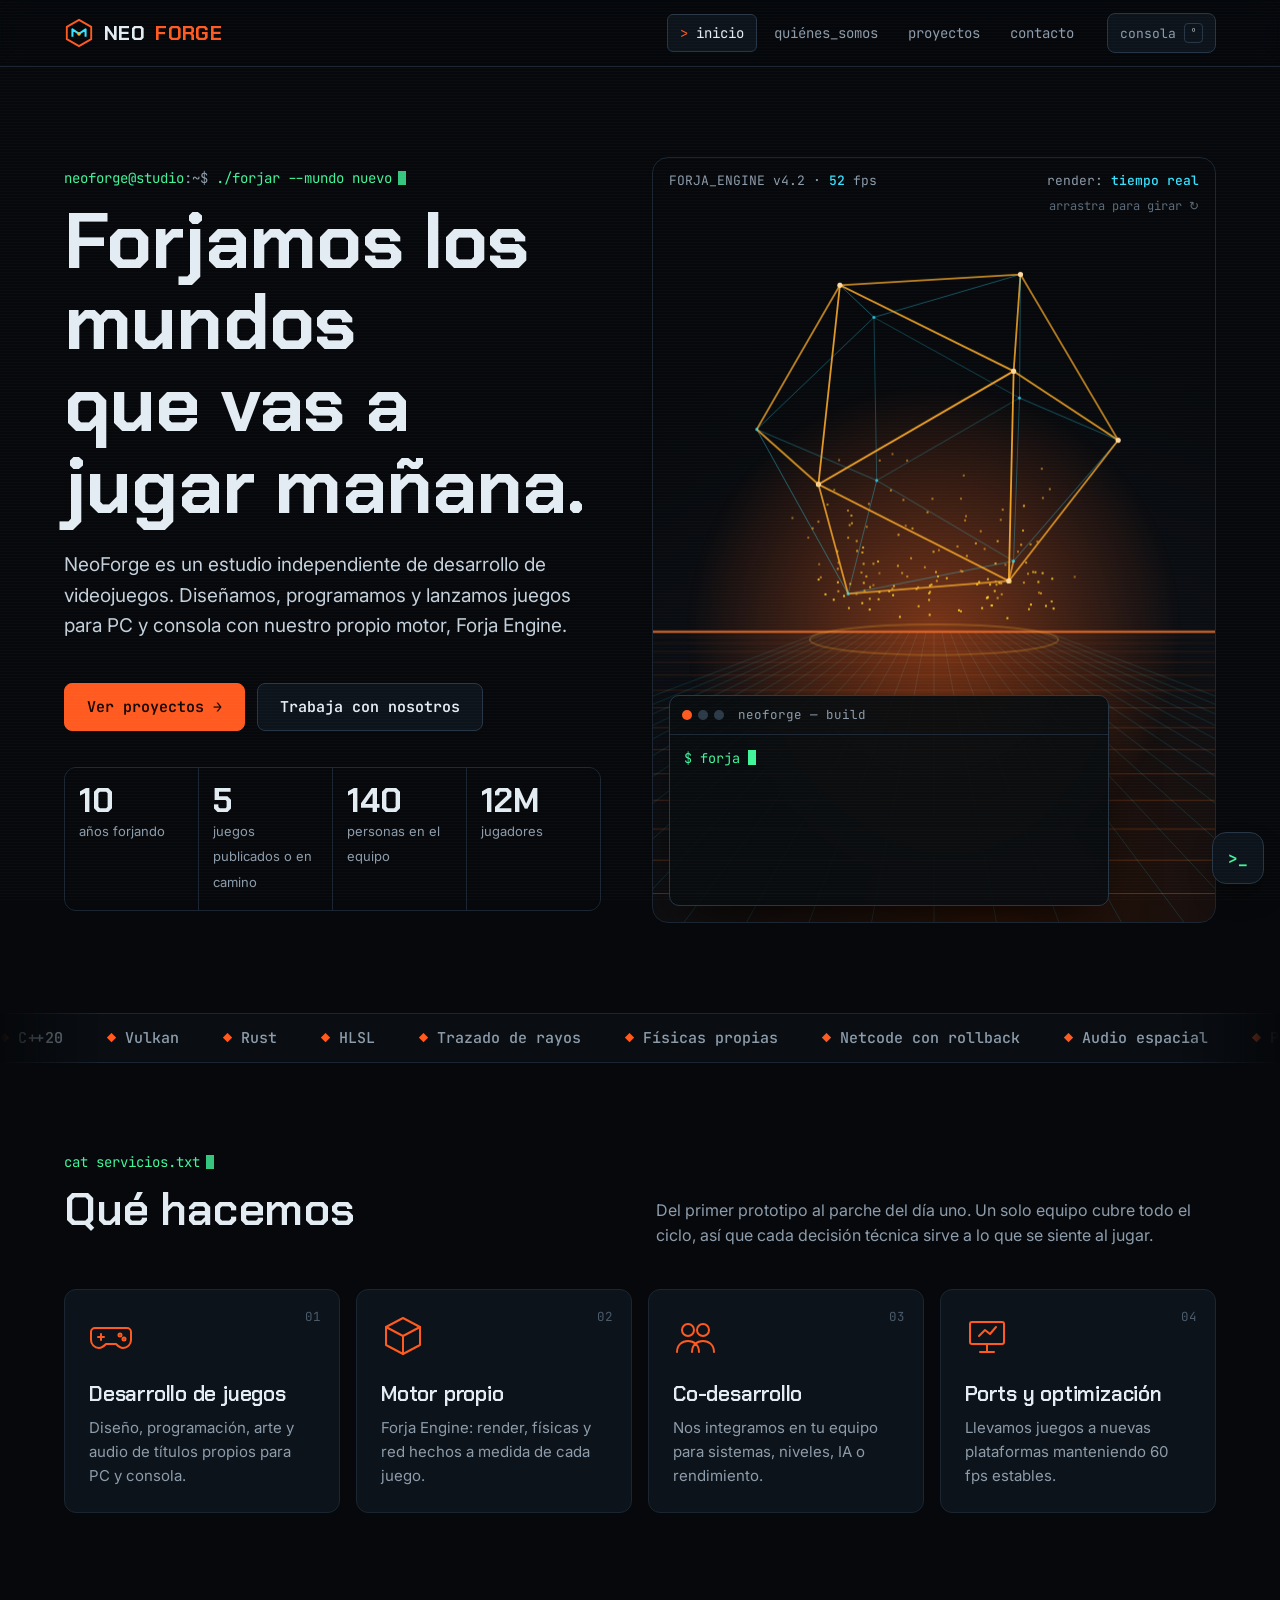
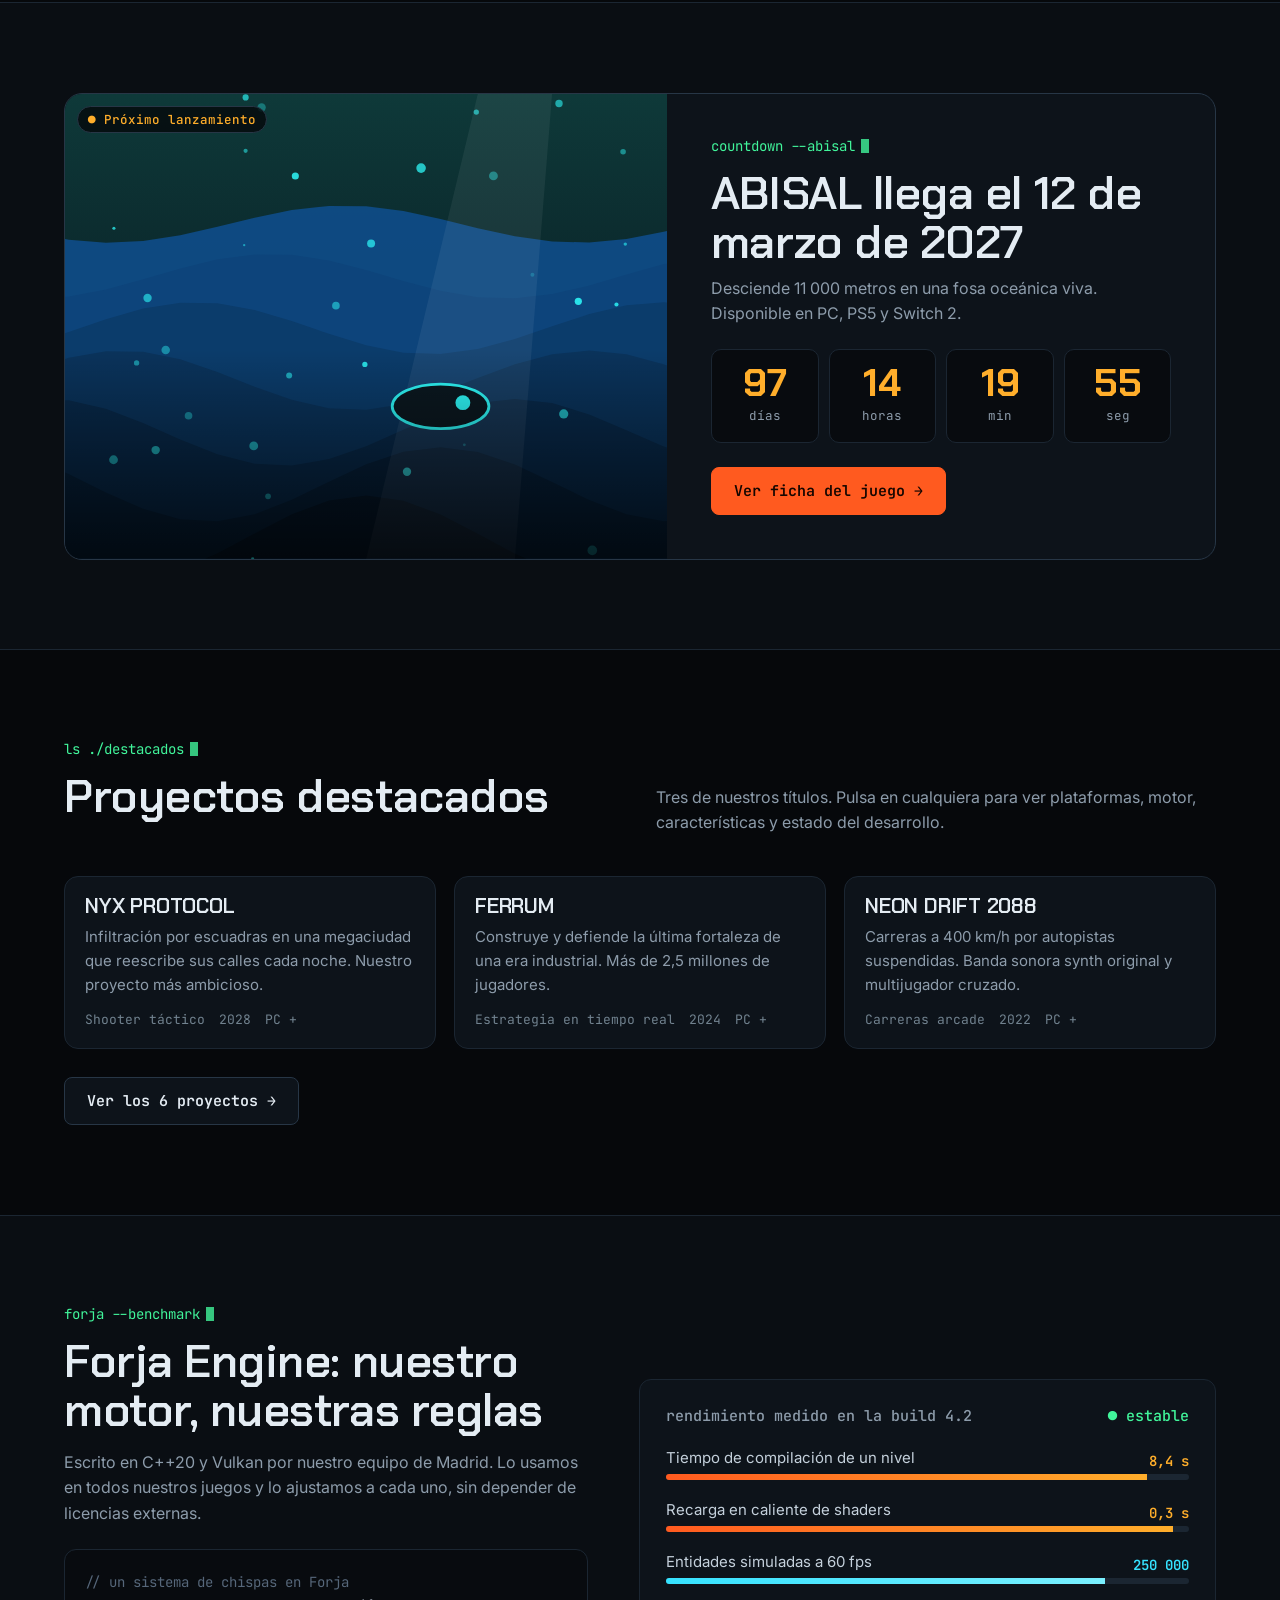
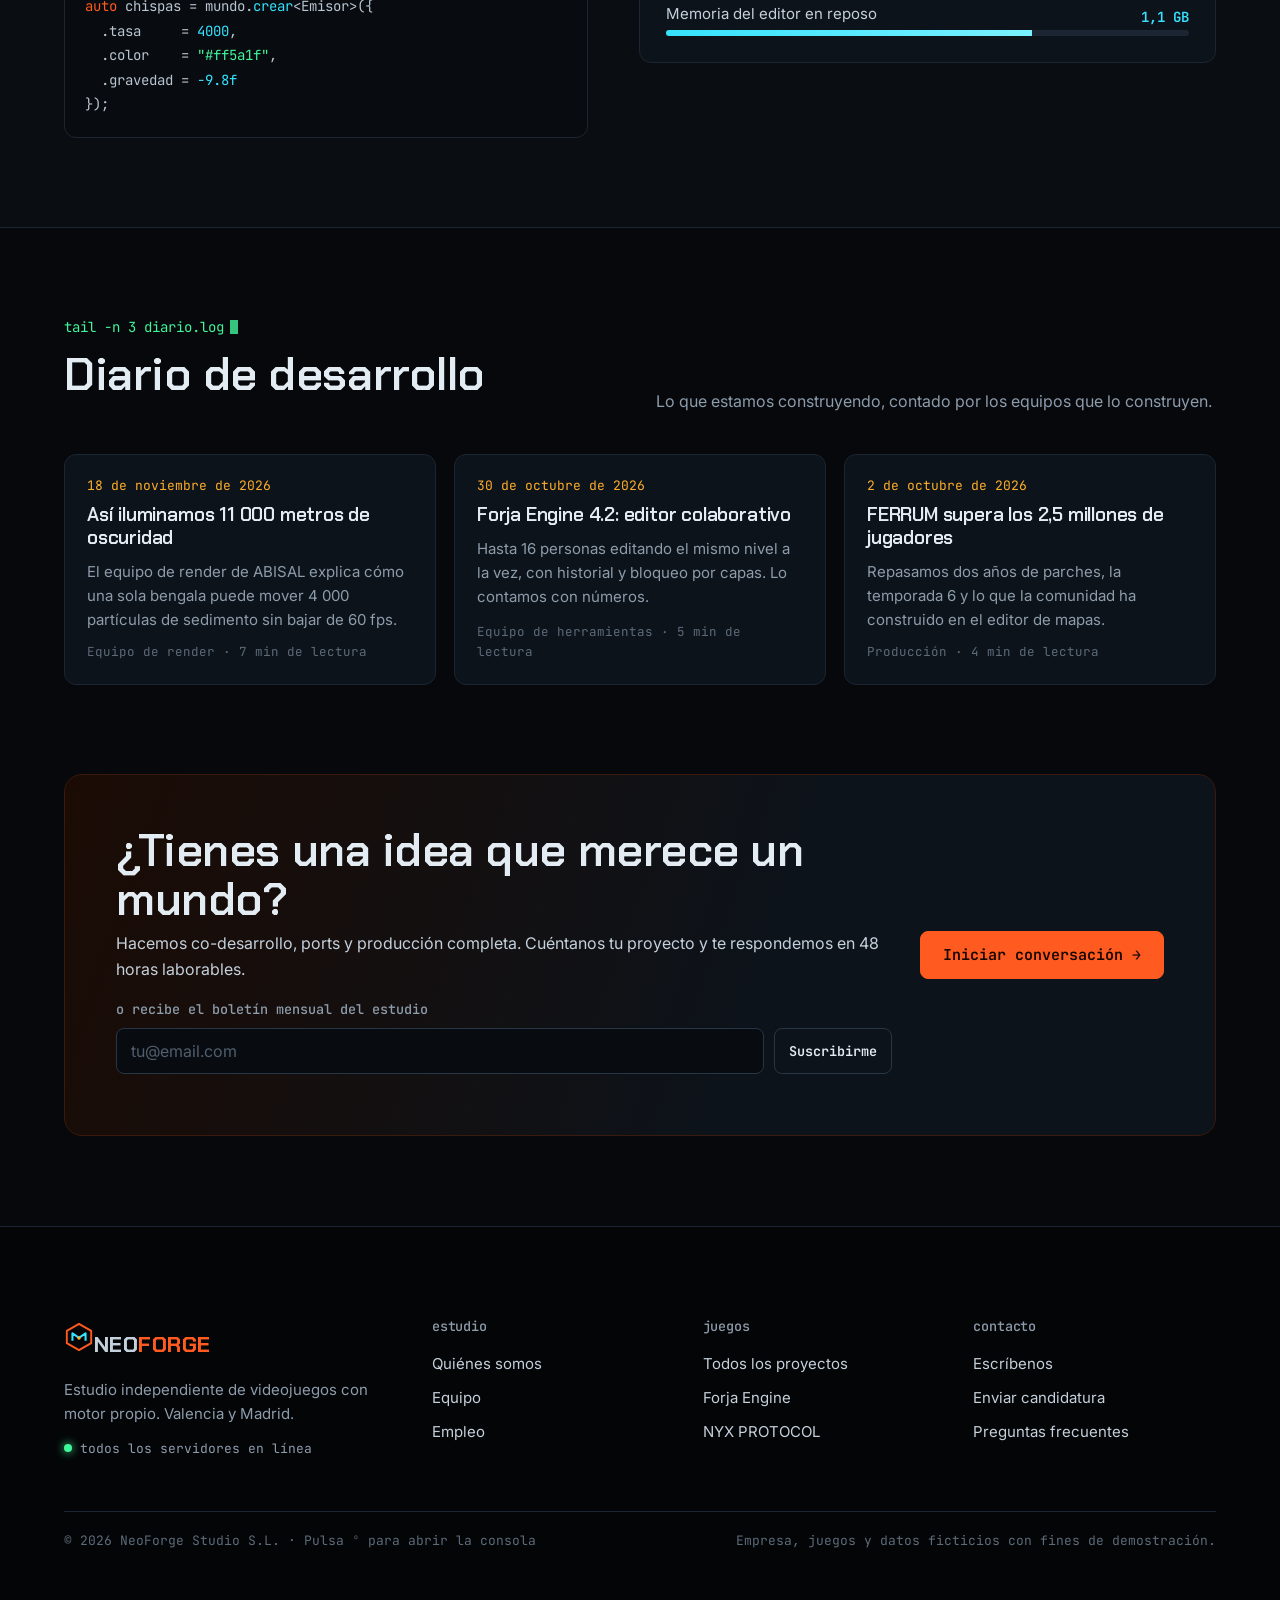
<file: index.html>
<!doctype html>
<html lang="es">
<head>
<meta charset="utf-8">
<meta name="viewport" content="width=device-width, initial-scale=1, viewport-fit=cover">
<meta name="claude:viewport-fit-sides" content="cover">
<title>NeoForge · Estudio de videojuegos</title>
<meta name="description" content="NeoForge es un estudio independiente de videojuegos con motor propio, Forja Engine. Valencia y Madrid.">
<meta name="theme-color" content="#06080b">
<meta property="og:title" content="NeoForge · Estudio de videojuegos">
<meta property="og:description" content="NeoForge es un estudio independiente de videojuegos con motor propio, Forja Engine. Valencia y Madrid.">
<link rel="icon" href="data:image/svg+xml,%3Csvg xmlns='http://www.w3.org/2000/svg' viewBox='0 0 32 32'%3E%3Crect width='32' height='32' rx='6' fill='%2306080b'/%3E%3Cpath d='M16 3 28 10v12L16 29 4 22V10Z' fill='none' stroke='%23ff5a1f' stroke-width='2'/%3E%3Cpath d='M10 20v-7l6 4.5 6-4.5v7' fill='none' stroke='%2336e2ff' stroke-width='2.2'/%3E%3C/svg%3E">
<link rel="preconnect" href="https://fonts.googleapis.com">
<link rel="preconnect" href="https://fonts.gstatic.com" crossorigin>
<link href="https://fonts.googleapis.com/css2?family=Chakra+Petch:wght@500;600;700&family=Inter:wght@400;500;600&family=JetBrains+Mono:wght@400;500;700&display=swap" rel="stylesheet">
<link rel="stylesheet" href="css/styles.css">
</head>
<body data-page="inicio">
<a class="skip" href="#contenido">Saltar al contenido</a>
<div class="progress" aria-hidden="true"></div>
<header class="site">
  <div class="bar">
    <a class="logo" href="index.html" aria-label="NeoForge, ir al inicio"><svg viewBox="0 0 32 32" aria-hidden="true"><path d="M16 2 29 9.5v13L16 30 3 22.5v-13Z" fill="none" stroke="#ff5a1f" stroke-width="2"/><path d="M9 20V12l7 5 7-5v8" fill="none" stroke="#36e2ff" stroke-width="2.2" stroke-linejoin="round"/><circle cx="16" cy="17" r="1.8" fill="#ffae2b"/></svg>NEO<span>FORGE</span></a>
    <nav class="main" id="nav" aria-label="Principal">
      <a href="index.html" data-page="inicio">inicio</a>
      <a href="quienes-somos.html" data-page="nosotros">quiénes_somos</a>
      <a href="proyectos.html" data-page="proyectos">proyectos</a>
      <a href="contacto.html" data-page="contacto">contacto</a>
    </nav>
    <button class="hbtn" type="button" data-open-console aria-label="Abrir consola"><span class="lab">consola</span><kbd>º</kbd></button>
    <button class="burger" aria-label="Abrir menú" aria-expanded="false" aria-controls="nav"><i></i><i></i><i></i></button>
  </div>
</header>

<main id="contenido">
<section class="band"><div class="wrap hero">
  <div class="hero-t">
    <p class="prompt">neoforge@studio<b>:~$</b> ./forjar --mundo nuevo</p>
    <h1><span class="glitch" data-t="Forjamos los mundos">Forjamos los mundos</span> que vas a jugar mañana.</h1>
    <p class="lead" style="margin-top:22px">NeoForge es un estudio independiente de desarrollo de videojuegos. Diseñamos, programamos y lanzamos juegos para PC y consola con nuestro propio motor, Forja Engine.</p>
    <div class="btns">
      <a class="btn main" href="proyectos.html">Ver proyectos →</a>
      <a class="btn" href="contacto.html">Trabaja con nosotros</a>
    </div>
    <div class="stats">
      <div class="stat"><b data-n="10">10</b><span>años forjando</span></div>
      <div class="stat"><b data-n="5">5</b><span>juegos publicados o en camino</span></div>
      <div class="stat"><b data-n="140">140</b><span>personas en el equipo</span></div>
      <div class="stat"><b data-n="12" data-s="M">12M</b><span>jugadores</span></div>
    </div>
  </div>
  <div class="stage">
    <canvas id="forge" aria-label="Lingote de alambre girando sobre una rejilla con chispas. Arrástralo para girarlo."></canvas>
    <div class="hud"><span>FORJA_ENGINE v4.2 · <b id="fps">60</b> fps</span><span>render: <b>tiempo real</b></span></div>
    <span class="hint">arrastra para girar ↻</span>
    <div class="term" aria-hidden="true">
      <div class="term-h"><i></i><i></i><i></i><span>neoforge — build</span></div>
      <div class="term-b" id="tb"></div>
    </div>
  </div>
</div></section>

<div class="marq" aria-hidden="true"><div class="marq-in" id="marq"></div></div>

<section class="band"><div class="wrap">
  <div class="head">
    <div><p class="prompt">cat servicios.txt</p><h2>Qué hacemos</h2></div>
    <p class="sub">Del primer prototipo al parche del día uno. Un solo equipo cubre todo el ciclo, así que cada decisión técnica sirve a lo que se siente al jugar.</p>
  </div>
  <div class="grid4" id="svc"></div>
</div></section>

<section class="band alt"><div class="wrap">
  <div class="launch">
    <div class="cover" id="launch-cover"></div>
    <div class="launch-b">
      <p class="prompt">countdown --abisal</p>
      <h2 style="margin-bottom:10px">ABISAL llega el 12 de marzo de 2027</h2>
      <p class="sub" style="margin:0">Desciende 11 000 metros en una fosa oceánica viva. Disponible en PC, PS5 y Switch 2.</p>
      <div class="count" id="countdown" aria-live="off"></div>
      <div class="btns" style="margin-top:18px"><a class="btn main" href="proyectos.html#abisal">Ver ficha del juego →</a></div>
    </div>
  </div>
</div></section>

<section class="band"><div class="wrap">
  <div class="head">
    <div><p class="prompt">ls ./destacados</p><h2>Proyectos destacados</h2></div>
    <p class="sub">Tres de nuestros títulos. Pulsa en cualquiera para ver plataformas, motor, características y estado del desarrollo.</p>
  </div>
  <div class="grid3" id="feat"></div>
  <div class="btns"><a class="btn" href="proyectos.html">Ver los 6 proyectos →</a></div>
</div></section>

<section class="band alt"><div class="wrap engine">
  <div>
    <p class="prompt">forja --benchmark</p>
    <h2>Forja Engine: nuestro motor, nuestras reglas</h2>
    <p class="sub">Escrito en C++20 y Vulkan por nuestro equipo de Madrid. Lo usamos en todos nuestros juegos y lo ajustamos a cada uno, sin depender de licencias externas.</p>
    <pre class="code" style="margin-top:22px"><span class="c">// un sistema de chispas en Forja</span>
<span class="k">auto</span> chispas = mundo.<span class="n">crear</span>&lt;Emisor&gt;({
  .tasa     = <span class="n">4000</span>,
  .color    = <span class="s">"#ff5a1f"</span>,
  .gravedad = <span class="n">-9.8f</span>
});</pre>
  </div>
  <div>
    <div class="box" style="padding:26px">
      <p class="lbl" style="margin-bottom:20px"><span>rendimiento medido en la build 4.2</span><span style="color:var(--ok)">● estable</span></p>
      <div class="bench" id="bench"></div>
    </div>
  </div>
</div></section>

<section class="band"><div class="wrap">
  <div class="head">
    <div><p class="prompt">tail -n 3 diario.log</p><h2>Diario de desarrollo</h2></div>
    <p class="sub">Lo que estamos construyendo, contado por los equipos que lo construyen.</p>
  </div>
  <div class="news" id="news"></div>
</div></section>

<section class="band" style="padding-top:0"><div class="wrap cta">
  <div>
    <h2>¿Tienes una idea que merece un mundo?</h2>
    <p>Hacemos co-desarrollo, ports y producción completa. Cuéntanos tu proyecto y te respondemos en 48 horas laborables.</p>
    <form class="news-form" id="newsform" novalidate>
      <label for="nemail" class="lbl" style="flex-basis:100%">o recibe el boletín mensual del estudio</label>
      <input id="nemail" type="email" placeholder="tu@email.com" autocomplete="email">
      <button class="btn sm" type="submit">Suscribirme</button>
      <span id="nmsg" class="mono" style="flex-basis:100%;font-size:13px" aria-live="polite"></span>
    </form>
  </div>
  <a class="btn main" href="contacto.html">Iniciar conversación →</a>
</div></section>
</main>

<footer class="site band"><div class="wrap">
  <div class="fgrid">
    <div>
      <a class="logo" href="index.html" style="font-size:22px"><svg viewBox="0 0 32 32" aria-hidden="true"><path d="M16 2 29 9.5v13L16 30 3 22.5v-13Z" fill="none" stroke="#ff5a1f" stroke-width="2"/><path d="M9 20V12l7 5 7-5v8" fill="none" stroke="#36e2ff" stroke-width="2.2" stroke-linejoin="round"/><circle cx="16" cy="17" r="1.8" fill="#ffae2b"/></svg>NEO<span>FORGE</span></a>
      <p class="sub" style="margin-top:14px;font-size:15px">Estudio independiente de videojuegos con motor propio. Valencia y Madrid.</p>
      <p class="status" style="margin-top:6px"><i class="dot"></i>todos los servidores en línea</p>
    </div>
    <div><h4>estudio</h4><a href="quienes-somos.html">Quiénes somos</a><a href="quienes-somos.html#equipo">Equipo</a><a href="quienes-somos.html#empleo">Empleo</a></div>
    <div><h4>juegos</h4><a href="proyectos.html">Todos los proyectos</a><a href="proyectos.html#forja">Forja Engine</a><a href="proyectos.html#nyx">NYX PROTOCOL</a></div>
    <div><h4>contacto</h4><a href="contacto.html">Escríbenos</a><a href="contacto.html#empleo">Enviar candidatura</a><a href="contacto.html#faq">Preguntas frecuentes</a></div>
  </div>
  <div class="fine"><span>© 2026 NeoForge Studio S.L. · Pulsa º para abrir la consola</span><span>Empresa, juegos y datos ficticios con fines de demostración.</span></div>
</div></footer>

<button class="totop" type="button" aria-label="Volver arriba">↑</button>
<button class="fab" type="button" aria-label="Abrir consola de comandos" aria-expanded="false" aria-controls="console">&gt;_</button>
<div class="console" id="console" hidden role="dialog" aria-label="Consola de NeoForge">
  <div class="term-h"><i></i><i></i><i></i><span>neoforge — shell</span><button id="con-x" type="button" aria-label="Cerrar consola">×</button></div>
  <div class="con-out" id="con-out" aria-live="polite"></div>
  <form class="con-in" id="con-form" autocomplete="off"><span>~$</span><input id="con-in" aria-label="Comando" placeholder="escribe help" spellcheck="false" autocapitalize="off"></form>
</div>

<script src="js/data.js"></script>
<script src="js/main.js"></script>
</body>
</html>
</file>
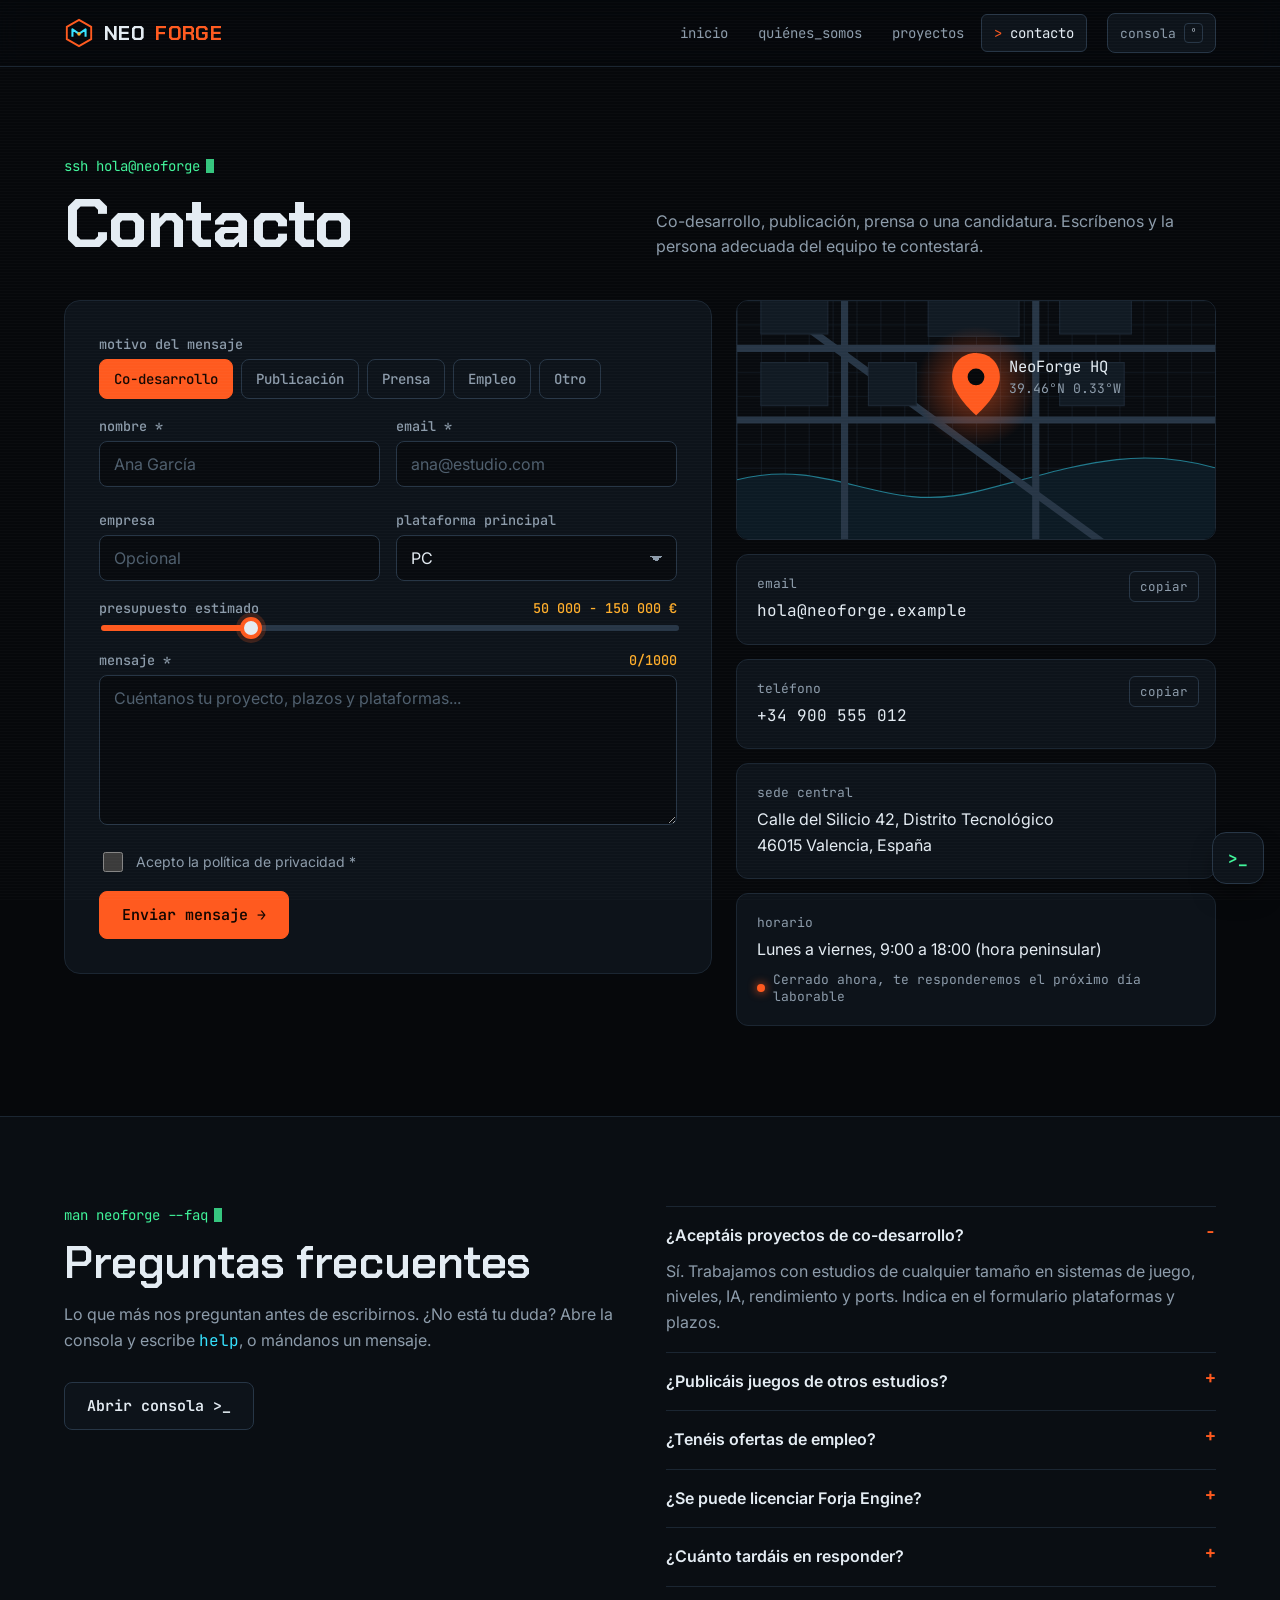
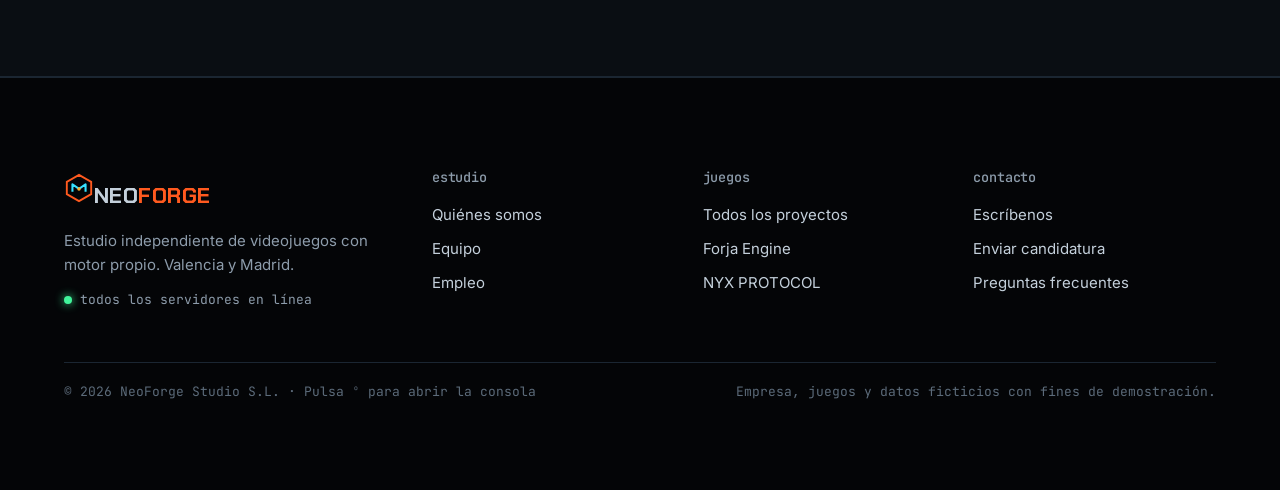
<file: contacto.html>
<!doctype html>
<html lang="es">
<head>
<meta charset="utf-8">
<meta name="viewport" content="width=device-width, initial-scale=1, viewport-fit=cover">
<meta name="claude:viewport-fit-sides" content="cover">
<title>Contacto · NeoForge</title>
<meta name="description" content="Escribe a NeoForge para co-desarrollo, publicación, prensa o empleo.">
<meta name="theme-color" content="#06080b">
<meta property="og:title" content="Contacto · NeoForge">
<meta property="og:description" content="Escribe a NeoForge para co-desarrollo, publicación, prensa o empleo.">
<link rel="icon" href="data:image/svg+xml,%3Csvg xmlns='http://www.w3.org/2000/svg' viewBox='0 0 32 32'%3E%3Crect width='32' height='32' rx='6' fill='%2306080b'/%3E%3Cpath d='M16 3 28 10v12L16 29 4 22V10Z' fill='none' stroke='%23ff5a1f' stroke-width='2'/%3E%3Cpath d='M10 20v-7l6 4.5 6-4.5v7' fill='none' stroke='%2336e2ff' stroke-width='2.2'/%3E%3C/svg%3E">
<link rel="preconnect" href="https://fonts.googleapis.com">
<link rel="preconnect" href="https://fonts.gstatic.com" crossorigin>
<link href="https://fonts.googleapis.com/css2?family=Chakra+Petch:wght@500;600;700&family=Inter:wght@400;500;600&family=JetBrains+Mono:wght@400;500;700&display=swap" rel="stylesheet">
<link rel="stylesheet" href="css/styles.css">
</head>
<body data-page="contacto">
<a class="skip" href="#contenido">Saltar al contenido</a>
<div class="progress" aria-hidden="true"></div>
<header class="site">
  <div class="bar">
    <a class="logo" href="index.html" aria-label="NeoForge, ir al inicio"><svg viewBox="0 0 32 32" aria-hidden="true"><path d="M16 2 29 9.5v13L16 30 3 22.5v-13Z" fill="none" stroke="#ff5a1f" stroke-width="2"/><path d="M9 20V12l7 5 7-5v8" fill="none" stroke="#36e2ff" stroke-width="2.2" stroke-linejoin="round"/><circle cx="16" cy="17" r="1.8" fill="#ffae2b"/></svg>NEO<span>FORGE</span></a>
    <nav class="main" id="nav" aria-label="Principal">
      <a href="index.html" data-page="inicio">inicio</a>
      <a href="quienes-somos.html" data-page="nosotros">quiénes_somos</a>
      <a href="proyectos.html" data-page="proyectos">proyectos</a>
      <a href="contacto.html" data-page="contacto">contacto</a>
    </nav>
    <button class="hbtn" type="button" data-open-console aria-label="Abrir consola"><span class="lab">consola</span><kbd>º</kbd></button>
    <button class="burger" aria-label="Abrir menú" aria-expanded="false" aria-controls="nav"><i></i><i></i><i></i></button>
  </div>
</header>

<main id="contenido">
<section class="band"><div class="wrap">
  <div class="head">
    <div><p class="prompt">ssh hola@neoforge</p><h1 class="page-t" data-scramble>Contacto</h1></div>
    <p class="sub">Co-desarrollo, publicación, prensa o una candidatura. Escríbenos y la persona adecuada del equipo te contestará.</p>
  </div>
  <div class="cgrid">
    <form class="panel" id="form" novalidate>
      <div class="f"><span class="lbl">motivo del mensaje</span>
        <div class="seg" role="radiogroup" aria-label="Motivo">
          <input type="radio" name="motivo" id="m-co" value="Co-desarrollo" checked><label for="m-co">Co-desarrollo</label>
          <input type="radio" name="motivo" id="m-pub" value="Publicación"><label for="m-pub">Publicación</label>
          <input type="radio" name="motivo" id="m-prensa" value="Prensa"><label for="m-prensa">Prensa</label>
          <input type="radio" name="motivo" id="m-empleo" value="Empleo"><label for="m-empleo">Empleo</label>
          <input type="radio" name="motivo" id="m-otro" value="Otro"><label for="m-otro">Otro</label>
        </div>
      </div>
      <div class="row">
        <div class="f"><label for="nombre">nombre *</label><input id="nombre" name="nombre" autocomplete="name" placeholder="Ana García" aria-describedby="e-nombre"><span class="err" id="e-nombre"></span></div>
        <div class="f"><label for="email">email *</label><input id="email" name="email" type="email" autocomplete="email" placeholder="ana@estudio.com" aria-describedby="e-email"><span class="err" id="e-email"></span></div>
      </div>
      <div class="row">
        <div class="f"><label for="empresa">empresa</label><input id="empresa" name="empresa" autocomplete="organization" placeholder="Opcional"></div>
        <div class="f"><label for="plataforma">plataforma principal</label><select id="plataforma" name="plataforma"><option>PC</option><option>PlayStation 5</option><option>Xbox Series</option><option>Nintendo Switch 2</option><option>Multiplataforma</option><option>No aplica</option></select></div>
      </div>
      <div class="f"><label for="presu">presupuesto estimado <output id="presu-out" for="presu"></output></label><input id="presu" type="range" min="0" max="4" step="1" value="1"></div>
      <div class="f"><label for="mensaje">mensaje * <small id="cnt">0/1000</small></label><textarea id="mensaje" name="mensaje" maxlength="1000" placeholder="Cuéntanos tu proyecto, plazos y plataformas..." aria-describedby="e-mensaje"></textarea><span class="err" id="e-mensaje"></span></div>
      <label class="chk"><input type="checkbox" id="priv"> Acepto la política de privacidad *</label>
      <span class="err" id="e-priv" style="display:block;margin-bottom:16px"></span>
      <button class="btn main" type="submit" id="send">Enviar mensaje →</button>
      <div class="log" id="log" hidden aria-live="polite"></div>
    </form>
    <div class="info">
      <div class="map"><svg viewBox="0 0 400 240" preserveAspectRatio="xMidYMid slice" aria-hidden="true">
  <defs><pattern id="mg" width="20" height="20" patternUnits="userSpaceOnUse"><path d="M20 0H0V20" fill="none" stroke="#16212c"/></pattern>
  <radialGradient id="mp"><stop offset="0" stop-color="#ff5a1f" stop-opacity=".5"/><stop offset="1" stop-color="#ff5a1f" stop-opacity="0"/></radialGradient></defs>
  <rect width="400" height="240" fill="#080b0f"/><rect width="400" height="240" fill="url(#mg)"/>
  <path d="M0 170 C80 150 120 200 200 180 S330 140 400 160 V240 H0Z" fill="#0c1a24"/>
  <path d="M0 170 C80 150 120 200 200 180 S330 140 400 160" fill="none" stroke="#36e2ff" stroke-opacity=".5"/>
  <g stroke="#273646" stroke-width="6" fill="none" stroke-linecap="round"><path d="M-10 60 H410"/><path d="M-10 120 H410"/><path d="M90 -10 V250"/><path d="M250 -10 V250"/><path d="M0 0 L330 240"/></g>
  <g fill="#111a23" stroke="#1b2632"><rect x="110" y="72" width="40" height="36"/><rect x="160" y="20" width="76" height="30"/><rect x="270" y="72" width="54" height="36"/><rect x="20" y="72" width="56" height="36"/><rect x="270" y="10" width="60" height="38"/><rect x="20" y="10" width="56" height="38"/></g>
  <circle cx="200" cy="92" r="46" fill="url(#mp)"><animate attributeName="r" values="20;52;20" dur="3s" repeatCount="indefinite"/></circle>
  <path d="M200 64c-12 0-20 9-20 20 0 15 20 32 20 32s20-17 20-32c0-11-8-20-20-20Z" fill="#ff5a1f"/><circle cx="200" cy="84" r="7" fill="#06080b"/>
  <text x="228" y="80" fill="#e4ecf3" font-family="JetBrains Mono,monospace" font-size="13">NeoForge HQ</text>
  <text x="228" y="97" fill="#8d9cab" font-family="JetBrains Mono,monospace" font-size="11">39.46°N 0.33°W</text>
</svg></div>
      <div class="box"><small>email</small><p class="mono">hola@neoforge.example</p><button class="copy" type="button" data-copy="hola@neoforge.example">copiar</button></div>
      <div class="box"><small>teléfono</small><p class="mono">+34 900 555 012</p><button class="copy" type="button" data-copy="+34900555012">copiar</button></div>
      <div class="box"><small>sede central</small><p>Calle del Silicio 42, Distrito Tecnológico<br>46015 Valencia, España</p></div>
      <div class="box"><small>horario</small><p>Lunes a viernes, 9:00 a 18:00 (hora peninsular)</p><span class="open" id="abierto"></span></div>
    </div>
  </div>
</div></section>

<section class="band alt" id="faq"><div class="wrap split top">
  <div id="faq-h"><p class="prompt">man neoforge --faq</p><h2>Preguntas frecuentes</h2><p class="sub">Lo que más nos preguntan antes de escribirnos. ¿No está tu duda? Abre la consola y escribe <span class="mono" style="color:var(--cy)">help</span>, o mándanos un mensaje.</p><div class="btns"><button class="btn" type="button" data-open-console>Abrir consola &gt;_</button></div></div>
  <div id="faq-list"></div>
</div></section>
</main>

<footer class="site band"><div class="wrap">
  <div class="fgrid">
    <div>
      <a class="logo" href="index.html" style="font-size:22px"><svg viewBox="0 0 32 32" aria-hidden="true"><path d="M16 2 29 9.5v13L16 30 3 22.5v-13Z" fill="none" stroke="#ff5a1f" stroke-width="2"/><path d="M9 20V12l7 5 7-5v8" fill="none" stroke="#36e2ff" stroke-width="2.2" stroke-linejoin="round"/><circle cx="16" cy="17" r="1.8" fill="#ffae2b"/></svg>NEO<span>FORGE</span></a>
      <p class="sub" style="margin-top:14px;font-size:15px">Estudio independiente de videojuegos con motor propio. Valencia y Madrid.</p>
      <p class="status" style="margin-top:6px"><i class="dot"></i>todos los servidores en línea</p>
    </div>
    <div><h4>estudio</h4><a href="quienes-somos.html">Quiénes somos</a><a href="quienes-somos.html#equipo">Equipo</a><a href="quienes-somos.html#empleo">Empleo</a></div>
    <div><h4>juegos</h4><a href="proyectos.html">Todos los proyectos</a><a href="proyectos.html#forja">Forja Engine</a><a href="proyectos.html#nyx">NYX PROTOCOL</a></div>
    <div><h4>contacto</h4><a href="contacto.html">Escríbenos</a><a href="contacto.html#empleo">Enviar candidatura</a><a href="contacto.html#faq">Preguntas frecuentes</a></div>
  </div>
  <div class="fine"><span>© 2026 NeoForge Studio S.L. · Pulsa º para abrir la consola</span><span>Empresa, juegos y datos ficticios con fines de demostración.</span></div>
</div></footer>

<button class="totop" type="button" aria-label="Volver arriba">↑</button>
<button class="fab" type="button" aria-label="Abrir consola de comandos" aria-expanded="false" aria-controls="console">&gt;_</button>
<div class="console" id="console" hidden role="dialog" aria-label="Consola de NeoForge">
  <div class="term-h"><i></i><i></i><i></i><span>neoforge — shell</span><button id="con-x" type="button" aria-label="Cerrar consola">×</button></div>
  <div class="con-out" id="con-out" aria-live="polite"></div>
  <form class="con-in" id="con-form" autocomplete="off"><span>~$</span><input id="con-in" aria-label="Comando" placeholder="escribe help" spellcheck="false" autocapitalize="off"></form>
</div>

<script src="js/data.js"></script>
<script src="js/main.js"></script>
</body>
</html>
</file>
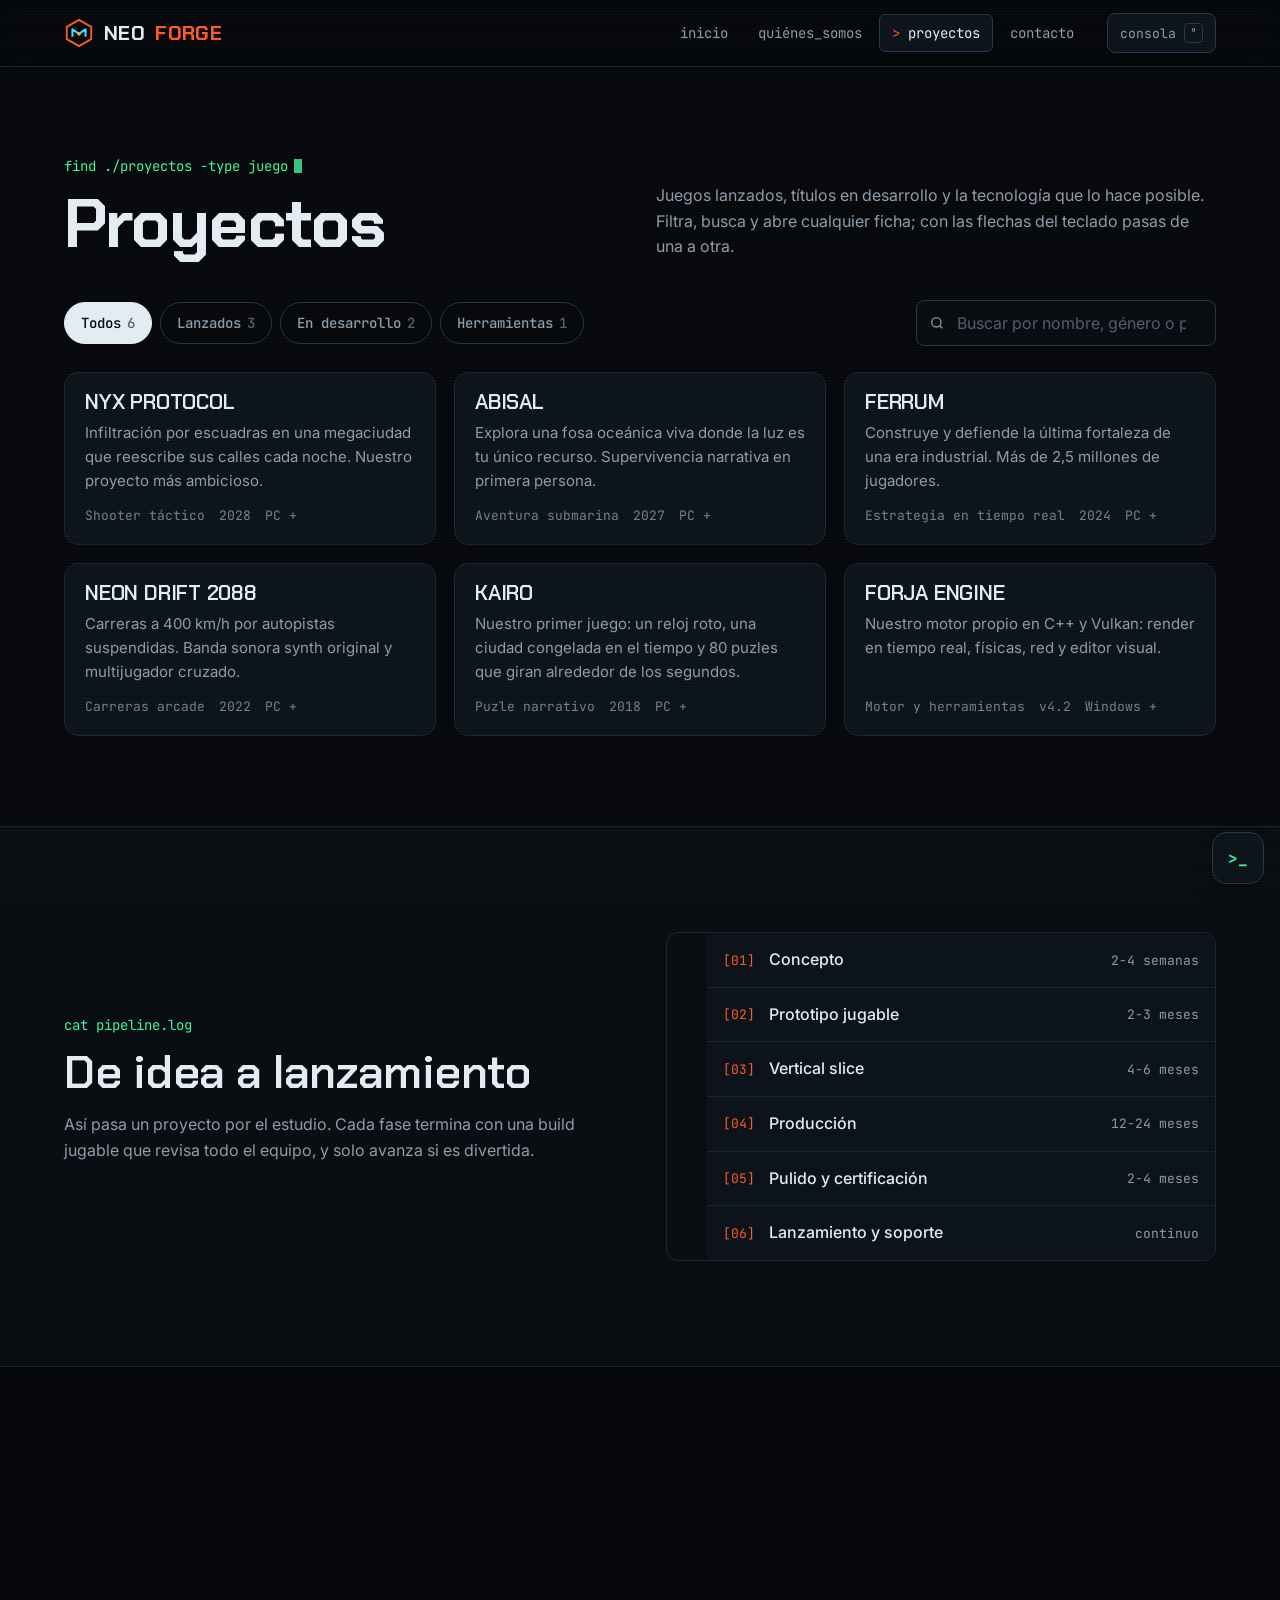
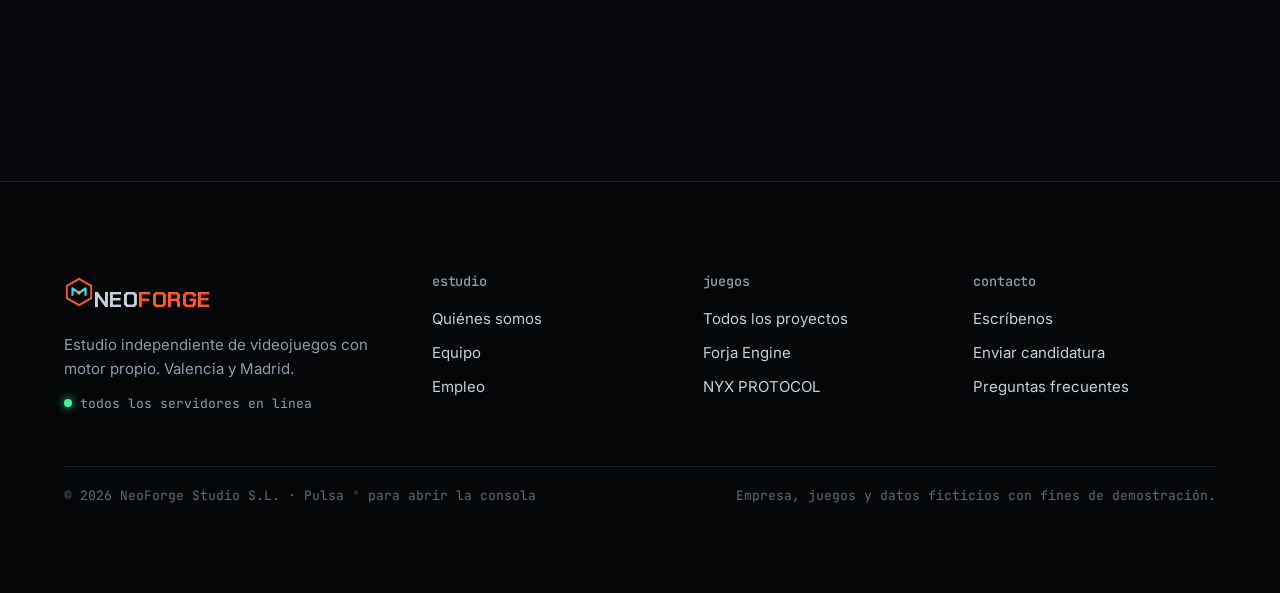
<file: proyectos.html>
<!doctype html>
<html lang="es">
<head>
<meta charset="utf-8">
<meta name="viewport" content="width=device-width, initial-scale=1, viewport-fit=cover">
<meta name="claude:viewport-fit-sides" content="cover">
<title>Proyectos · NeoForge</title>
<meta name="description" content="Juegos lanzados, en desarrollo y la tecnología de NeoForge.">
<meta name="theme-color" content="#06080b">
<meta property="og:title" content="Proyectos · NeoForge">
<meta property="og:description" content="Juegos lanzados, en desarrollo y la tecnología de NeoForge.">
<link rel="icon" href="data:image/svg+xml,%3Csvg xmlns='http://www.w3.org/2000/svg' viewBox='0 0 32 32'%3E%3Crect width='32' height='32' rx='6' fill='%2306080b'/%3E%3Cpath d='M16 3 28 10v12L16 29 4 22V10Z' fill='none' stroke='%23ff5a1f' stroke-width='2'/%3E%3Cpath d='M10 20v-7l6 4.5 6-4.5v7' fill='none' stroke='%2336e2ff' stroke-width='2.2'/%3E%3C/svg%3E">
<link rel="preconnect" href="https://fonts.googleapis.com">
<link rel="preconnect" href="https://fonts.gstatic.com" crossorigin>
<link href="https://fonts.googleapis.com/css2?family=Chakra+Petch:wght@500;600;700&family=Inter:wght@400;500;600&family=JetBrains+Mono:wght@400;500;700&display=swap" rel="stylesheet">
<link rel="stylesheet" href="css/styles.css">
</head>
<body data-page="proyectos">
<a class="skip" href="#contenido">Saltar al contenido</a>
<div class="progress" aria-hidden="true"></div>
<header class="site">
  <div class="bar">
    <a class="logo" href="index.html" aria-label="NeoForge, ir al inicio"><svg viewBox="0 0 32 32" aria-hidden="true"><path d="M16 2 29 9.5v13L16 30 3 22.5v-13Z" fill="none" stroke="#ff5a1f" stroke-width="2"/><path d="M9 20V12l7 5 7-5v8" fill="none" stroke="#36e2ff" stroke-width="2.2" stroke-linejoin="round"/><circle cx="16" cy="17" r="1.8" fill="#ffae2b"/></svg>NEO<span>FORGE</span></a>
    <nav class="main" id="nav" aria-label="Principal">
      <a href="index.html" data-page="inicio">inicio</a>
      <a href="quienes-somos.html" data-page="nosotros">quiénes_somos</a>
      <a href="proyectos.html" data-page="proyectos">proyectos</a>
      <a href="contacto.html" data-page="contacto">contacto</a>
    </nav>
    <button class="hbtn" type="button" data-open-console aria-label="Abrir consola"><span class="lab">consola</span><kbd>º</kbd></button>
    <button class="burger" aria-label="Abrir menú" aria-expanded="false" aria-controls="nav"><i></i><i></i><i></i></button>
  </div>
</header>

<main id="contenido">
<section class="band"><div class="wrap">
  <div class="head">
    <div><p class="prompt">find ./proyectos -type juego</p><h1 class="page-t" data-scramble>Proyectos</h1></div>
    <p class="sub">Juegos lanzados, títulos en desarrollo y la tecnología que lo hace posible. Filtra, busca y abre cualquier ficha; con las flechas del teclado pasas de una a otra.</p>
  </div>
  <div class="tools">
    <div class="chips" id="chips" role="group" aria-label="Filtrar por estado"></div>
    <label class="search"><span class="lbl" hidden>Buscar</span><svg viewBox="0 0 24 24" fill="none" stroke="currentColor" stroke-width="2" aria-hidden="true"><circle cx="11" cy="11" r="7"/><path d="m20 20-4-4"/></svg><input id="q" type="search" placeholder="Buscar por nombre, género o plataforma" aria-label="Buscar proyectos"></label>
  </div>
  <div class="grid3" id="plist" aria-live="polite"></div>
</div></section>

<section class="band alt"><div class="wrap split">
  <div>
    <p class="prompt">cat pipeline.log</p>
    <h2>De idea a lanzamiento</h2>
    <p class="sub">Así pasa un proyecto por el estudio. Cada fase termina con una build jugable que revisa todo el equipo, y solo avanza si es divertida.</p>
  </div>
  <div id="pipe"></div>
</div></section>

<section class="band"><div class="wrap cta">
  <div><h2>¿Quieres probar nuestros juegos antes que nadie?</h2><p>Abrimos betas cerradas de cada proyecto en desarrollo. Escríbenos con el motivo "Otro" y te avisamos.</p></div>
  <a class="btn main" href="contacto.html">Apuntarme a la beta →</a>
</div></section>
</main>

<footer class="site band"><div class="wrap">
  <div class="fgrid">
    <div>
      <a class="logo" href="index.html" style="font-size:22px"><svg viewBox="0 0 32 32" aria-hidden="true"><path d="M16 2 29 9.5v13L16 30 3 22.5v-13Z" fill="none" stroke="#ff5a1f" stroke-width="2"/><path d="M9 20V12l7 5 7-5v8" fill="none" stroke="#36e2ff" stroke-width="2.2" stroke-linejoin="round"/><circle cx="16" cy="17" r="1.8" fill="#ffae2b"/></svg>NEO<span>FORGE</span></a>
      <p class="sub" style="margin-top:14px;font-size:15px">Estudio independiente de videojuegos con motor propio. Valencia y Madrid.</p>
      <p class="status" style="margin-top:6px"><i class="dot"></i>todos los servidores en línea</p>
    </div>
    <div><h4>estudio</h4><a href="quienes-somos.html">Quiénes somos</a><a href="quienes-somos.html#equipo">Equipo</a><a href="quienes-somos.html#empleo">Empleo</a></div>
    <div><h4>juegos</h4><a href="proyectos.html">Todos los proyectos</a><a href="proyectos.html#forja">Forja Engine</a><a href="proyectos.html#nyx">NYX PROTOCOL</a></div>
    <div><h4>contacto</h4><a href="contacto.html">Escríbenos</a><a href="contacto.html#empleo">Enviar candidatura</a><a href="contacto.html#faq">Preguntas frecuentes</a></div>
  </div>
  <div class="fine"><span>© 2026 NeoForge Studio S.L. · Pulsa º para abrir la consola</span><span>Empresa, juegos y datos ficticios con fines de demostración.</span></div>
</div></footer>

<button class="totop" type="button" aria-label="Volver arriba">↑</button>
<button class="fab" type="button" aria-label="Abrir consola de comandos" aria-expanded="false" aria-controls="console">&gt;_</button>
<div class="console" id="console" hidden role="dialog" aria-label="Consola de NeoForge">
  <div class="term-h"><i></i><i></i><i></i><span>neoforge — shell</span><button id="con-x" type="button" aria-label="Cerrar consola">×</button></div>
  <div class="con-out" id="con-out" aria-live="polite"></div>
  <form class="con-in" id="con-form" autocomplete="off"><span>~$</span><input id="con-in" aria-label="Comando" placeholder="escribe help" spellcheck="false" autocapitalize="off"></form>
</div>
<div class="modal" id="modal" hidden role="dialog" aria-modal="true" aria-labelledby="mtitle"><div class="mbox" id="mbox"></div></div>
<script src="js/data.js"></script>
<script src="js/main.js"></script>
</body>
</html>
</file>
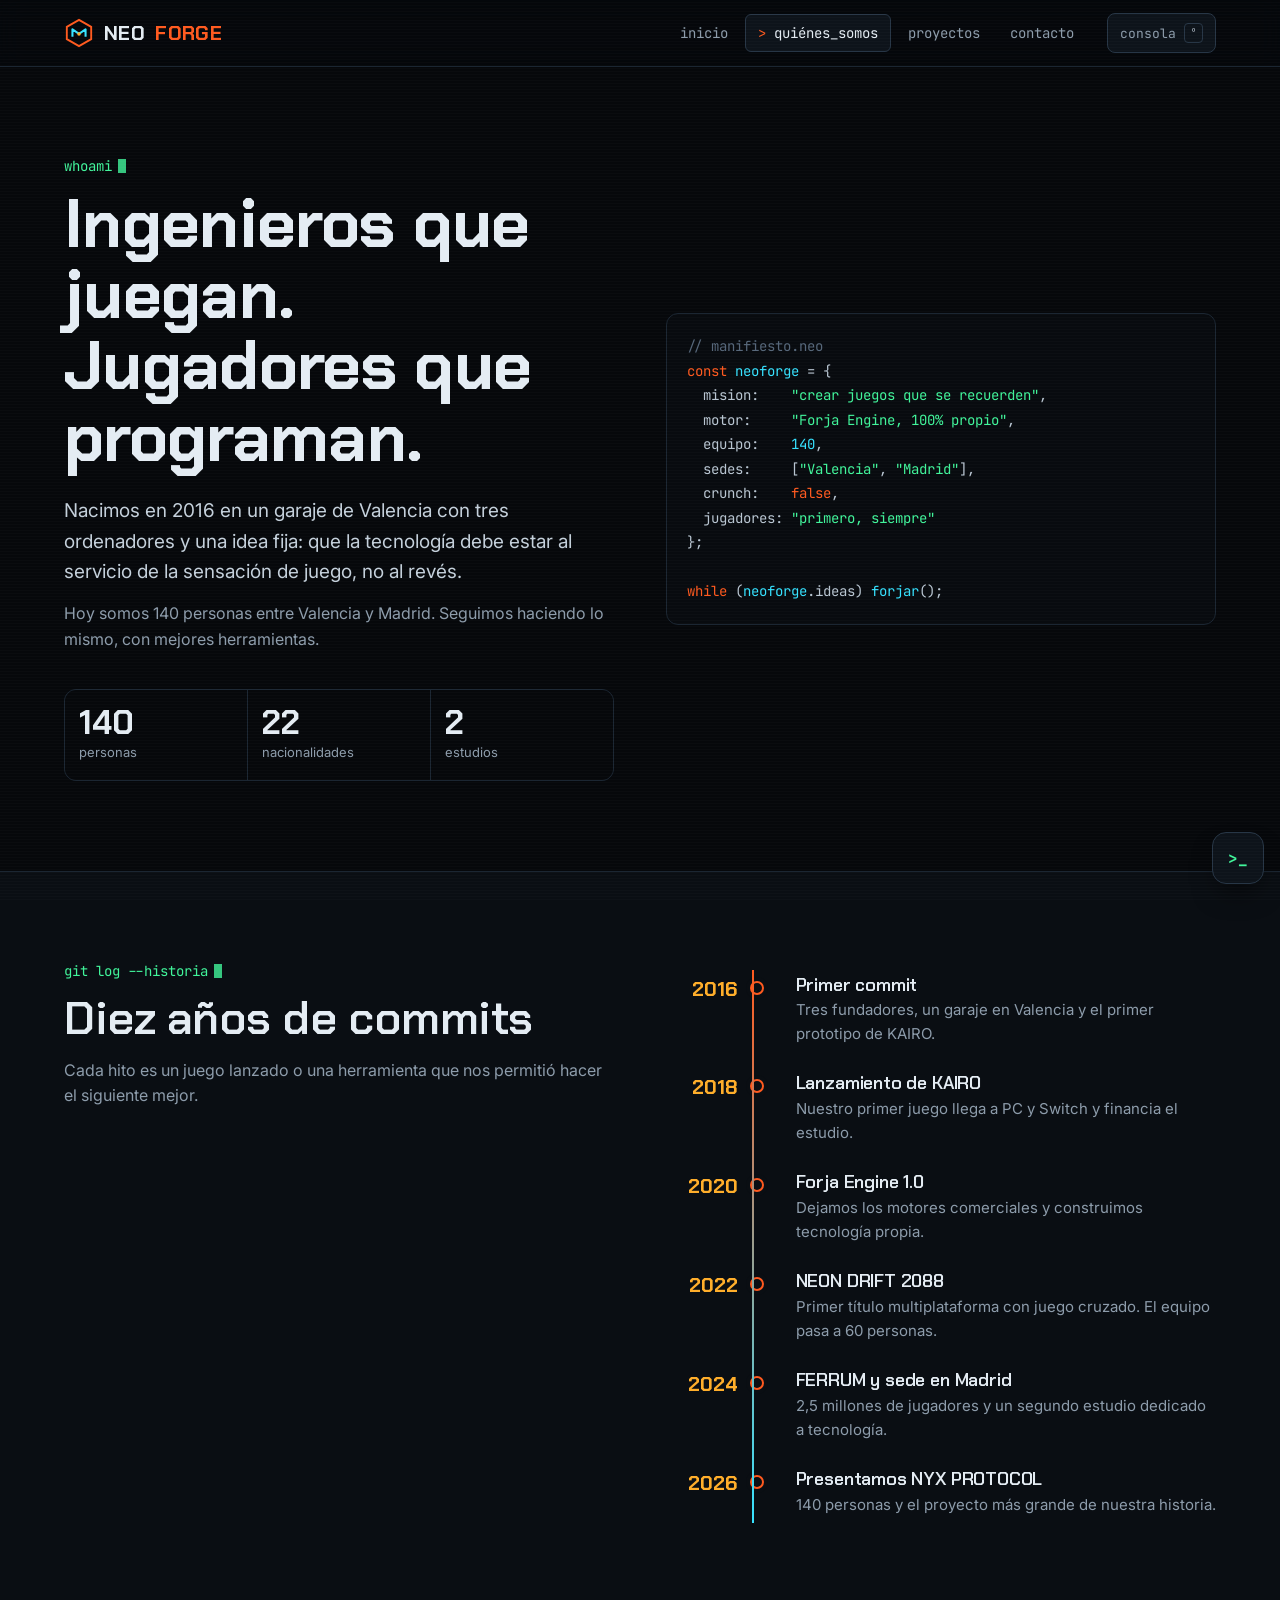
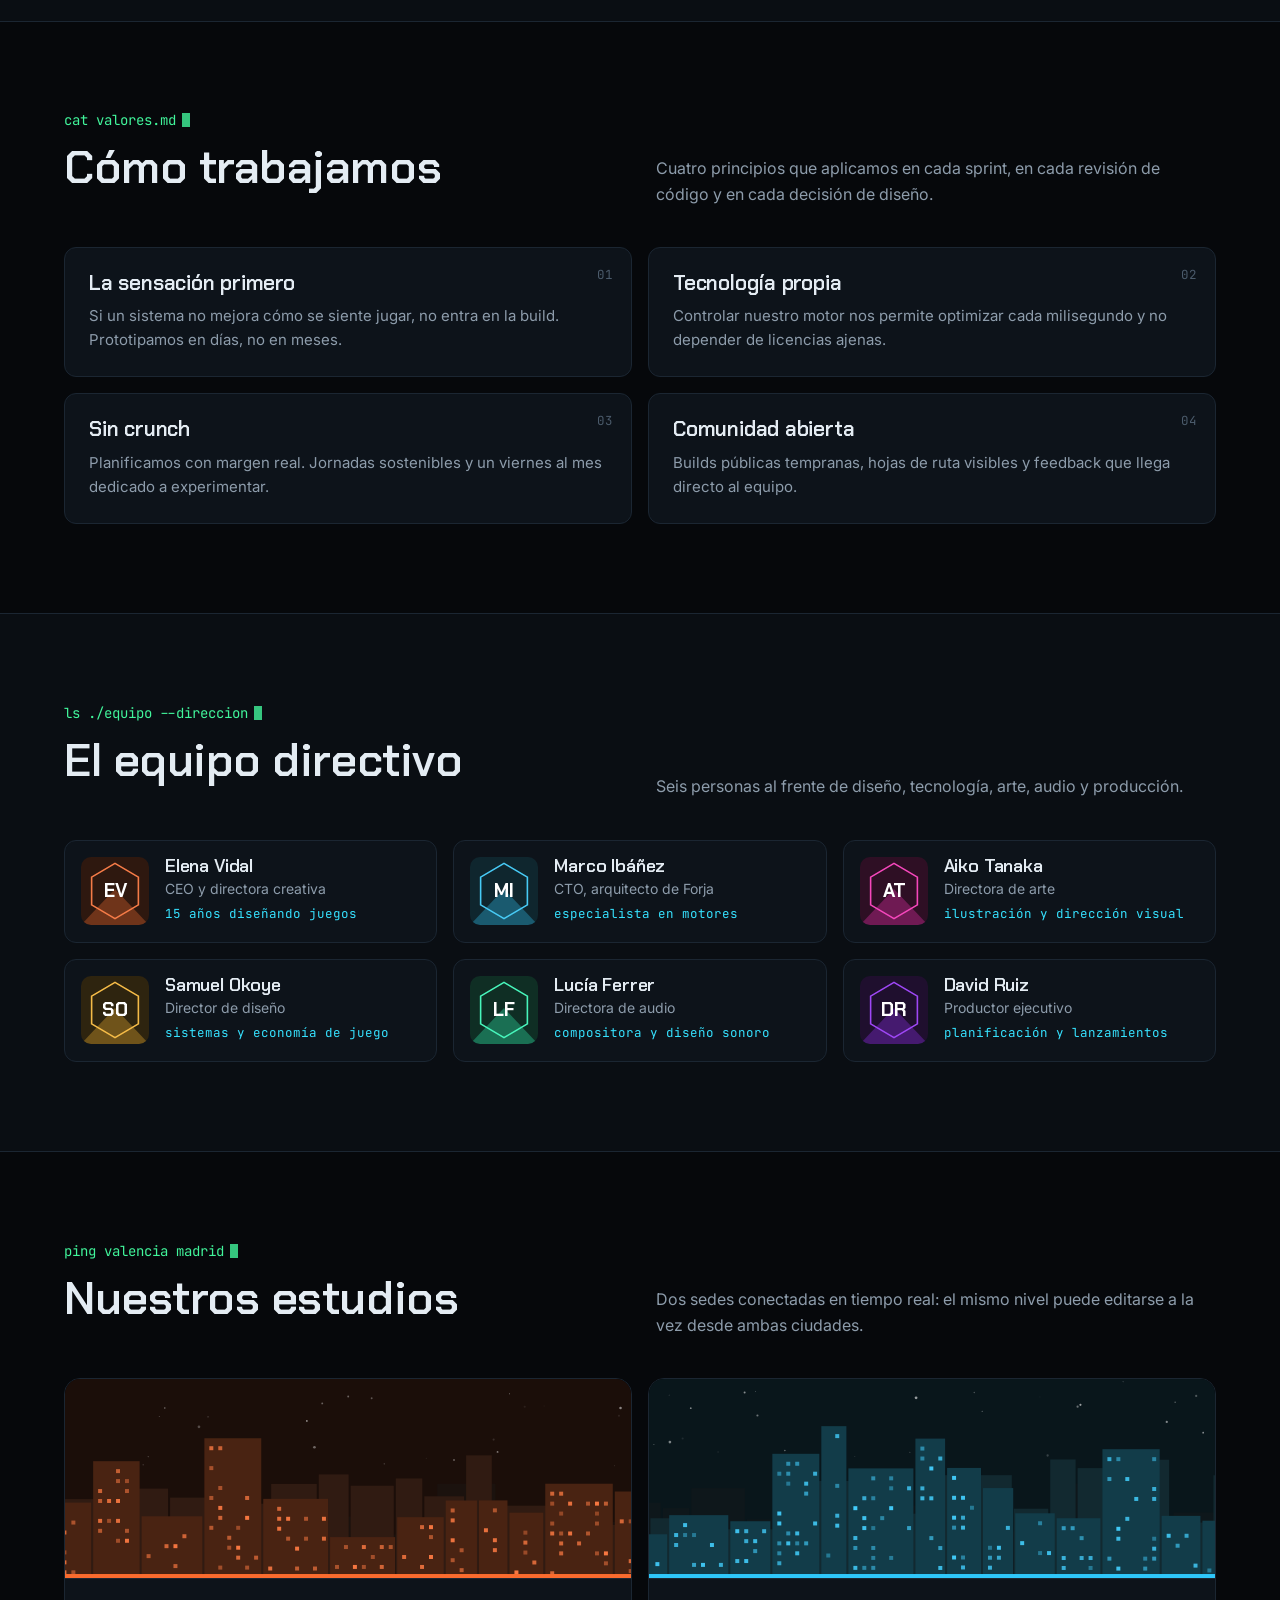
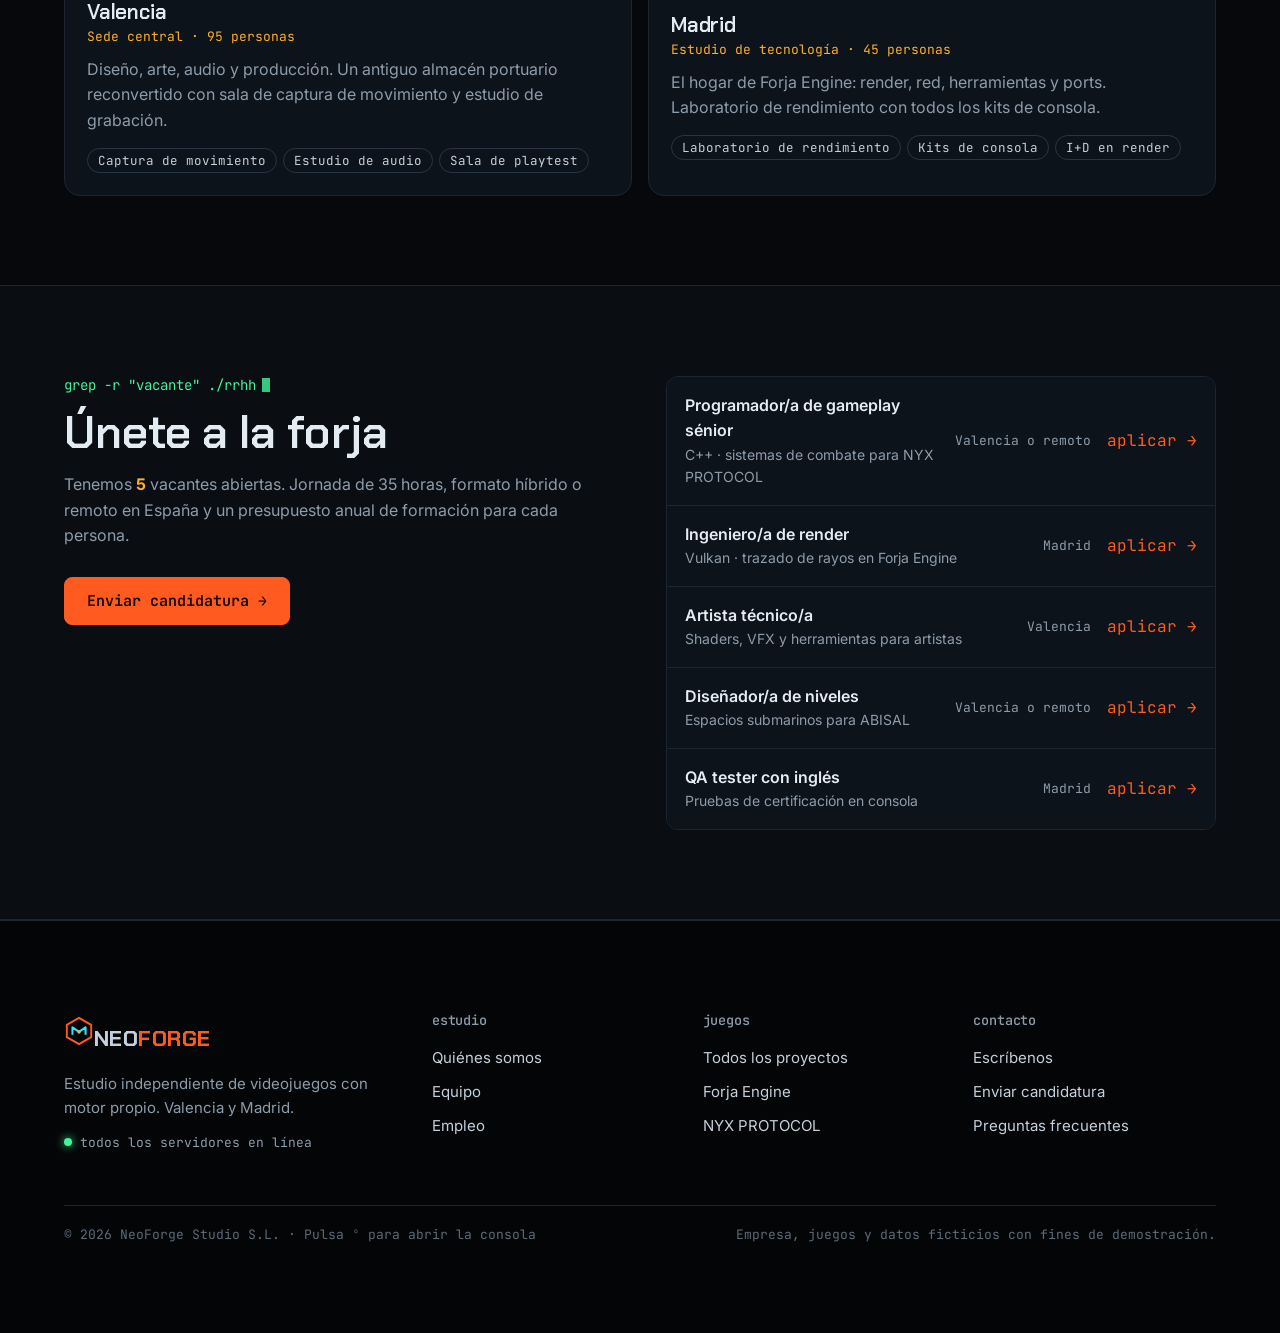
<file: quienes-somos.html>
<!doctype html>
<html lang="es">
<head>
<meta charset="utf-8">
<meta name="viewport" content="width=device-width, initial-scale=1, viewport-fit=cover">
<meta name="claude:viewport-fit-sides" content="cover">
<title>Quiénes somos · NeoForge</title>
<meta name="description" content="Historia, valores, equipo, estudios y empleo en NeoForge.">
<meta name="theme-color" content="#06080b">
<meta property="og:title" content="Quiénes somos · NeoForge">
<meta property="og:description" content="Historia, valores, equipo, estudios y empleo en NeoForge.">
<link rel="icon" href="data:image/svg+xml,%3Csvg xmlns='http://www.w3.org/2000/svg' viewBox='0 0 32 32'%3E%3Crect width='32' height='32' rx='6' fill='%2306080b'/%3E%3Cpath d='M16 3 28 10v12L16 29 4 22V10Z' fill='none' stroke='%23ff5a1f' stroke-width='2'/%3E%3Cpath d='M10 20v-7l6 4.5 6-4.5v7' fill='none' stroke='%2336e2ff' stroke-width='2.2'/%3E%3C/svg%3E">
<link rel="preconnect" href="https://fonts.googleapis.com">
<link rel="preconnect" href="https://fonts.gstatic.com" crossorigin>
<link href="https://fonts.googleapis.com/css2?family=Chakra+Petch:wght@500;600;700&family=Inter:wght@400;500;600&family=JetBrains+Mono:wght@400;500;700&display=swap" rel="stylesheet">
<link rel="stylesheet" href="css/styles.css">
</head>
<body data-page="nosotros">
<a class="skip" href="#contenido">Saltar al contenido</a>
<div class="progress" aria-hidden="true"></div>
<header class="site">
  <div class="bar">
    <a class="logo" href="index.html" aria-label="NeoForge, ir al inicio"><svg viewBox="0 0 32 32" aria-hidden="true"><path d="M16 2 29 9.5v13L16 30 3 22.5v-13Z" fill="none" stroke="#ff5a1f" stroke-width="2"/><path d="M9 20V12l7 5 7-5v8" fill="none" stroke="#36e2ff" stroke-width="2.2" stroke-linejoin="round"/><circle cx="16" cy="17" r="1.8" fill="#ffae2b"/></svg>NEO<span>FORGE</span></a>
    <nav class="main" id="nav" aria-label="Principal">
      <a href="index.html" data-page="inicio">inicio</a>
      <a href="quienes-somos.html" data-page="nosotros">quiénes_somos</a>
      <a href="proyectos.html" data-page="proyectos">proyectos</a>
      <a href="contacto.html" data-page="contacto">contacto</a>
    </nav>
    <button class="hbtn" type="button" data-open-console aria-label="Abrir consola"><span class="lab">consola</span><kbd>º</kbd></button>
    <button class="burger" aria-label="Abrir menú" aria-expanded="false" aria-controls="nav"><i></i><i></i><i></i></button>
  </div>
</header>

<main id="contenido">
<section class="band"><div class="wrap split">
  <div>
    <p class="prompt">whoami</p>
    <h1 class="page-t" data-scramble>Ingenieros que juegan. Jugadores que programan.</h1>
    <p class="lead" style="margin-top:22px">Nacimos en 2016 en un garaje de Valencia con tres ordenadores y una idea fija: que la tecnología debe estar al servicio de la sensación de juego, no al revés.</p>
    <p class="sub">Hoy somos 140 personas entre Valencia y Madrid. Seguimos haciendo lo mismo, con mejores herramientas.</p>
    <div class="stats" style="grid-template-columns:repeat(3,minmax(0,1fr))">
      <div class="stat"><b data-n="140">140</b><span>personas</span></div>
      <div class="stat"><b data-n="22">22</b><span>nacionalidades</span></div>
      <div class="stat"><b data-n="2">2</b><span>estudios</span></div>
    </div>
  </div>
  <pre class="code" aria-label="Manifiesto del estudio escrito como código"><span class="c">// manifiesto.neo</span>
<span class="k">const</span> <span class="n">neoforge</span> = {
  mision:    <span class="s">"crear juegos que se recuerden"</span>,
  motor:     <span class="s">"Forja Engine, 100% propio"</span>,
  equipo:    <span class="n">140</span>,
  sedes:     [<span class="s">"Valencia"</span>, <span class="s">"Madrid"</span>],
  crunch:    <span class="k">false</span>,
  jugadores: <span class="s">"primero, siempre"</span>
};

<span class="k">while</span> (<span class="n">neoforge</span>.ideas) <span class="n">forjar</span>();</pre>
</div></section>

<section class="band alt"><div class="wrap split top">
  <div style="position:sticky;top:100px">
    <p class="prompt">git log --historia</p>
    <h2>Diez años de commits</h2>
    <p class="sub">Cada hito es un juego lanzado o una herramienta que nos permitió hacer el siguiente mejor.</p>
  </div>
  <div class="tl" id="tl"></div>
</div></section>

<section class="band"><div class="wrap">
  <div class="head">
    <div><p class="prompt">cat valores.md</p><h2>Cómo trabajamos</h2></div>
    <p class="sub">Cuatro principios que aplicamos en cada sprint, en cada revisión de código y en cada decisión de diseño.</p>
  </div>
  <div class="grid2" id="vals"></div>
</div></section>

<section class="band alt" id="equipo"><div class="wrap">
  <div class="head">
    <div><p class="prompt">ls ./equipo --direccion</p><h2>El equipo directivo</h2></div>
    <p class="sub">Seis personas al frente de diseño, tecnología, arte, audio y producción.</p>
  </div>
  <div class="team" id="team"></div>
</div></section>

<section class="band"><div class="wrap">
  <div class="head">
    <div><p class="prompt">ping valencia madrid</p><h2>Nuestros estudios</h2></div>
    <p class="sub">Dos sedes conectadas en tiempo real: el mismo nivel puede editarse a la vez desde ambas ciudades.</p>
  </div>
  <div class="grid2" id="sedes"></div>
</div></section>

<section class="band alt" id="empleo"><div class="wrap split top">
  <div>
    <p class="prompt">grep -r "vacante" ./rrhh</p>
    <h2>Únete a la forja</h2>
    <p class="sub">Tenemos <b data-count-roles style="color:var(--hot2)">5</b> vacantes abiertas. Jornada de 35 horas, formato híbrido o remoto en España y un presupuesto anual de formación para cada persona.</p>
    <div class="btns"><a class="btn main" href="contacto.html#empleo">Enviar candidatura →</a></div>
  </div>
  <div class="roles" id="roles"></div>
</div></section>
</main>

<footer class="site band"><div class="wrap">
  <div class="fgrid">
    <div>
      <a class="logo" href="index.html" style="font-size:22px"><svg viewBox="0 0 32 32" aria-hidden="true"><path d="M16 2 29 9.5v13L16 30 3 22.5v-13Z" fill="none" stroke="#ff5a1f" stroke-width="2"/><path d="M9 20V12l7 5 7-5v8" fill="none" stroke="#36e2ff" stroke-width="2.2" stroke-linejoin="round"/><circle cx="16" cy="17" r="1.8" fill="#ffae2b"/></svg>NEO<span>FORGE</span></a>
      <p class="sub" style="margin-top:14px;font-size:15px">Estudio independiente de videojuegos con motor propio. Valencia y Madrid.</p>
      <p class="status" style="margin-top:6px"><i class="dot"></i>todos los servidores en línea</p>
    </div>
    <div><h4>estudio</h4><a href="quienes-somos.html">Quiénes somos</a><a href="quienes-somos.html#equipo">Equipo</a><a href="quienes-somos.html#empleo">Empleo</a></div>
    <div><h4>juegos</h4><a href="proyectos.html">Todos los proyectos</a><a href="proyectos.html#forja">Forja Engine</a><a href="proyectos.html#nyx">NYX PROTOCOL</a></div>
    <div><h4>contacto</h4><a href="contacto.html">Escríbenos</a><a href="contacto.html#empleo">Enviar candidatura</a><a href="contacto.html#faq">Preguntas frecuentes</a></div>
  </div>
  <div class="fine"><span>© 2026 NeoForge Studio S.L. · Pulsa º para abrir la consola</span><span>Empresa, juegos y datos ficticios con fines de demostración.</span></div>
</div></footer>

<button class="totop" type="button" aria-label="Volver arriba">↑</button>
<button class="fab" type="button" aria-label="Abrir consola de comandos" aria-expanded="false" aria-controls="console">&gt;_</button>
<div class="console" id="console" hidden role="dialog" aria-label="Consola de NeoForge">
  <div class="term-h"><i></i><i></i><i></i><span>neoforge — shell</span><button id="con-x" type="button" aria-label="Cerrar consola">×</button></div>
  <div class="con-out" id="con-out" aria-live="polite"></div>
  <form class="con-in" id="con-form" autocomplete="off"><span>~$</span><input id="con-in" aria-label="Comando" placeholder="escribe help" spellcheck="false" autocapitalize="off"></form>
</div>

<script src="js/data.js"></script>
<script src="js/main.js"></script>
</body>
</html>
</file>
<file: css/styles.css>
/* =========================================================
   NEOFORGE STUDIO · hoja de estilos principal
   VOICE   web de estudio: segura, técnica, con chispa
   IDEA    el estudio como una forja manejada desde un terminal
   PICTURE lingote de alambre girando sobre una rejilla con chispas
   COLOUR  acero casi negro, tinta acero claro, naranja fundido, cian frío, verde fósforo
   TYPE    Chakra Petch (títulos) + Inter (texto) + JetBrains Mono (consola)
   LAYOUT  escritorio: texto a la izquierda, escena a la derecha; móvil: apilado
   ========================================================= */

/* ---------- 1. Tokens ---------- */
:root{
  color-scheme:dark;
  --bg:#06080b;--bg2:#0a0e13;--panel:#0d131a;--panel2:#111a23;
  --line:#1b2632;--line2:#273646;
  --ink:#e4ecf3;--ink2:#c4d0db;--mute:#8d9cab;--dim:#5c6b7a;
  --hot:#ff5a1f;--hot2:#ffae2b;--cy:#36e2ff;--ok:#41f59b;
  --mono:"JetBrains Mono",ui-monospace,Menlo,Consolas,monospace;
  --disp:"Chakra Petch","Inter",system-ui,sans-serif;
  --text:"Inter",system-ui,-apple-system,"Segoe UI",sans-serif;
  --gut:max(5vw,16px);
  --r:12px;
  --ease:cubic-bezier(.2,.7,.2,1);
}

/* ---------- 2. Base ---------- */
*,*::before,*::after{box-sizing:border-box;min-width:0}
[hidden]{display:none!important}
html{scroll-behavior:smooth;-webkit-text-size-adjust:100%}
body{margin:0;background:var(--bg);color:var(--ink);font:16px/1.6 var(--text);overflow-x:clip;-webkit-font-smoothing:antialiased}
body::after{content:"";position:fixed;inset:0;pointer-events:none;z-index:95;background:repeating-linear-gradient(0deg,rgba(255,255,255,.018) 0 1px,transparent 1px 3px)}
body::before{content:"";position:fixed;left:0;right:0;top:0;height:env(safe-area-inset-top,0px);background:var(--bg);z-index:60}
img,svg{max-width:100%}
a{color:inherit}
::selection{background:var(--hot);color:#140600}
.skip{position:absolute;left:-999px;top:8px;z-index:200;background:var(--hot);color:#140600;padding:10px 16px;border-radius:8px;font:600 14px var(--mono)}
.skip:focus{left:16px}
main{transition:opacity .25s var(--ease),transform .25s var(--ease)}
body.leaving main{opacity:0;transform:translateY(8px)}

/* ---------- 3. Layout ---------- */
.wrap{max-width:1240px;margin:0 auto}
.band{padding-block:clamp(56px,7vw,104px);padding-left:max(var(--gut),env(safe-area-inset-left,0px));padding-right:max(var(--gut),env(safe-area-inset-right,0px))}
.band.tight{padding-block:clamp(36px,4vw,56px)}
.alt{background:var(--bg2);border-block:1px solid var(--line)}
.split{display:grid;grid-template-columns:minmax(0,1fr) minmax(0,1fr);gap:clamp(24px,4vw,64px);align-items:center}
.split.top{align-items:start}
.head{display:grid;grid-template-columns:minmax(0,1fr) minmax(0,1fr);gap:32px;align-items:end;margin-bottom:40px}
.head .sub{margin:0}
.grid2{display:grid;grid-template-columns:repeat(2,minmax(0,1fr));gap:16px}
.grid3{display:grid;grid-template-columns:repeat(3,minmax(0,1fr));gap:18px}
.grid4{display:grid;grid-template-columns:repeat(4,minmax(0,1fr));gap:16px}

/* ---------- 4. Tipografía ---------- */
h1,h2,h3,h4{font-family:var(--disp);letter-spacing:-.01em;line-height:1.05;margin:0}
h1{font-size:clamp(40px,6.2vw,78px);font-weight:700}
h1.page-t{font-size:clamp(40px,5.4vw,68px)}
h2{font-size:clamp(30px,3.6vw,46px);font-weight:600;margin-bottom:16px}
h3{font-size:21px;font-weight:600}
p{margin:0 0 14px}
.lead{font-size:clamp(17px,1.5vw,19px);color:var(--ink2);max-width:60ch}
.sub{color:var(--mute);max-width:62ch}
.mono{font-family:var(--mono)}
.prompt{font:14px var(--mono);color:var(--ok);margin:0 0 14px;overflow-wrap:anywhere}
.prompt b{color:var(--mute);font-weight:400}
.prompt::after{content:"";display:inline-block;width:8px;height:14px;margin-left:6px;background:var(--ok);vertical-align:-2px;animation:blink 1s steps(1) infinite;opacity:.8}
.glitch{position:relative;display:inline-block}
.glitch::before,.glitch::after{content:attr(data-t);position:absolute;inset:0;pointer-events:none;opacity:0}
.glitch::before{color:var(--cy);animation:gl1 6s infinite steps(1)}
.glitch::after{color:var(--hot);animation:gl2 6s infinite steps(1)}

/* ---------- 5. Cabecera ---------- */
.progress{position:fixed;top:env(safe-area-inset-top,0px);left:0;height:2px;width:100%;transform-origin:0 50%;transform:scaleX(0);background:linear-gradient(90deg,var(--hot),var(--hot2),var(--cy));z-index:70}
header.site{position:sticky;top:env(safe-area-inset-top,0px);z-index:50;background:rgba(6,8,11,.82);backdrop-filter:blur(12px);-webkit-backdrop-filter:blur(12px);border-bottom:1px solid var(--line);transition:background .3s}
header.site.scrolled{background:rgba(6,8,11,.95)}
.bar{display:flex;align-items:center;gap:20px;height:66px;padding-left:max(var(--gut),env(safe-area-inset-left,0px));padding-right:max(var(--gut),env(safe-area-inset-right,0px));max-width:calc(1240px + 10vw);margin:0 auto}
.logo{display:flex;align-items:center;gap:10px;text-decoration:none;font:700 20px var(--disp);letter-spacing:.02em;white-space:nowrap}
.logo svg{width:30px;height:30px;flex:none;transition:transform .5s var(--ease)}
.logo:hover svg{transform:rotate(60deg)}
.logo span{color:var(--hot)}
nav.main{margin-left:auto;display:flex;gap:4px}
nav.main a{font:14px var(--mono);text-decoration:none;color:var(--mute);padding:9px 12px;border-radius:6px;border:1px solid transparent;transition:color .2s,border-color .2s,background .2s}
nav.main a:hover{color:var(--ink);background:var(--panel)}
nav.main a[aria-current=page]{color:var(--ink);border-color:var(--line2);background:var(--panel)}
nav.main a[aria-current=page]::before{content:"> ";color:var(--hot)}
.status{font:13px var(--mono);color:var(--mute);display:flex;align-items:center;gap:8px;white-space:nowrap}
.dot{display:inline-block;width:8px;height:8px;border-radius:50%;background:var(--ok);box-shadow:0 0 10px var(--ok);animation:pulse 2s infinite;flex:none}
.hbtn{display:inline-flex;align-items:center;justify-content:center;gap:8px;height:40px;padding:0 12px;border:1px solid var(--line2);background:var(--panel);border-radius:8px;color:var(--mute);font:13px var(--mono);cursor:pointer;transition:color .2s,border-color .2s}
.hbtn:hover{color:var(--ink);border-color:var(--cy)}
.hbtn kbd{font:12px var(--mono);border:1px solid var(--line2);border-radius:4px;padding:1px 5px;color:var(--ink2)}
.burger{display:none;width:44px;height:44px;border:1px solid var(--line2);background:var(--panel);border-radius:8px;color:var(--ink);cursor:pointer}
.burger i{display:block;width:18px;height:2px;background:currentColor;margin:4px auto;transition:transform .25s,opacity .25s}
.burger[aria-expanded=true] i:nth-child(1){transform:translateY(6px) rotate(45deg)}
.burger[aria-expanded=true] i:nth-child(2){opacity:0}
.burger[aria-expanded=true] i:nth-child(3){transform:translateY(-6px) rotate(-45deg)}

/* ---------- 6. Botones y controles ---------- */
.btns{display:flex;flex-wrap:wrap;gap:12px;margin-top:28px}
.btn{position:relative;display:inline-flex;align-items:center;justify-content:center;gap:10px;min-height:48px;padding:0 22px;border-radius:8px;font:600 15px var(--mono);text-decoration:none;cursor:pointer;border:1px solid var(--line2);background:var(--panel);color:var(--ink);overflow:hidden;transition:transform .15s,border-color .2s,background .2s,box-shadow .2s}
.btn:hover{border-color:var(--cy);transform:translateY(-2px)}
.btn:active{transform:translateY(0)}
.btn:disabled{opacity:.6;cursor:wait;transform:none}
.btn.main{background:var(--hot);border-color:var(--hot);color:#140600}
.btn.main::after{content:"";position:absolute;inset:0;background:linear-gradient(110deg,transparent 30%,rgba(255,255,255,.45) 50%,transparent 70%);transform:translateX(-120%);transition:transform .6s var(--ease)}
.btn.main:hover::after{transform:translateX(120%)}
.btn.main:hover{background:#ff7a3d;box-shadow:0 10px 34px -10px rgba(255,90,31,.8)}
.btn.sm{min-height:40px;padding:0 14px;font-size:13.5px}
:is(.btn,.hbtn,nav.main a,.chip,.card,input,select,textarea,summary,.burger,.copy):focus-visible{outline:2px solid var(--cy);outline-offset:2px}
.chips{display:flex;flex-wrap:wrap;gap:8px}
.chip{font:500 14px var(--mono);padding:0 16px;min-height:42px;border-radius:999px;border:1px solid var(--line2);background:transparent;color:var(--mute);cursor:pointer;transition:all .2s}
.chip:hover{color:var(--ink);border-color:var(--mute)}
.chip[aria-pressed=true]{background:var(--ink);color:var(--bg);border-color:var(--ink)}
.chip em{font-style:normal;opacity:.6;margin-left:6px}

/* ---------- 7. Paneles y tarjetas ---------- */
.box{background:var(--panel);border:1px solid var(--line);border-radius:var(--r);padding:24px;position:relative;overflow:hidden;transition:border-color .25s,transform .25s}
.glow{--mx:50%;--my:50%}
.glow::before{content:"";position:absolute;inset:0;pointer-events:none;opacity:0;transition:opacity .3s;background:radial-gradient(360px circle at var(--mx) var(--my),rgba(255,90,31,.13),transparent 60%)}
.glow:hover::before{opacity:1}
.box:hover{border-color:var(--line2);transform:translateY(-3px)}
.box .ic{width:44px;height:44px;margin-bottom:18px;color:var(--hot)}
.box h3{margin-bottom:10px}
.box p{color:var(--mute);font-size:15px;margin:0}
.box .k{position:absolute;top:18px;right:18px;font:12.5px var(--mono);color:#4b5b6b}
.code{background:#080b0f;border:1px solid var(--line);border-radius:var(--r);padding:20px;font:14px/1.75 var(--mono);overflow-x:auto;color:#b9c6d2;margin:0}
.code .k{color:var(--hot)}.code .s{color:var(--ok)}.code .c{color:#56677a}.code .n{color:var(--cy)}
.spec{font:13.5px var(--mono);border:1px solid var(--line);border-radius:10px;overflow:hidden;background:var(--panel)}
.spec>div{display:flex;justify-content:space-between;gap:12px;padding:11px 14px;border-bottom:1px solid var(--line)}
.spec>div:last-child{border:0}
.spec span{color:var(--mute)}
.spec b{font-weight:500;text-align:right}
.meter{height:6px;background:var(--line);border-radius:9px;overflow:hidden;margin-top:8px}
.meter i{display:block;height:100%;width:var(--w,0%);background:linear-gradient(90deg,var(--hot),var(--hot2));transform-origin:0;animation:grow 1.2s var(--ease) both}
.tag{position:absolute;top:12px;left:12px;font:500 12.5px var(--mono);padding:4px 10px;border-radius:999px;background:rgba(6,8,11,.8);border:1px solid var(--line2);z-index:2}
.tag.live{color:var(--ok)}.tag.dev{color:var(--hot2)}.tag.tool{color:var(--cy)}

/* ---------- 8. Hero (inicio) ---------- */
.hero{display:grid;grid-template-columns:minmax(0,1fr) minmax(0,1.05fr);gap:clamp(24px,4vw,56px);align-items:stretch}
.hero-t{display:flex;flex-direction:column;justify-content:center;padding-block:12px}
.stage{position:relative;min-height:560px;border:1px solid var(--line);border-radius:16px;overflow:hidden;background:radial-gradient(120% 80% at 60% 100%,#2a1206 0%,#0b0e13 55%,#06080b 100%)}
.stage canvas{position:absolute;inset:0;width:100%;height:100%;touch-action:pan-y}
.hud{position:absolute;top:14px;left:16px;right:16px;display:flex;justify-content:space-between;gap:12px;font:13px var(--mono);color:var(--mute);pointer-events:none;z-index:2}
.hud b{color:var(--cy);font-weight:500}
.hint{position:absolute;right:16px;top:40px;font:12px var(--mono);color:var(--dim);pointer-events:none}
.term{position:absolute;left:16px;right:16px;bottom:16px;max-width:440px;background:rgba(8,12,16,.92);border:1px solid var(--line2);border-radius:10px;font:13.5px/1.65 var(--mono);box-shadow:0 20px 50px -20px #000;z-index:2}
.term-h{display:flex;gap:6px;align-items:center;padding:9px 12px;border-bottom:1px solid var(--line)}
.term-h i{width:10px;height:10px;border-radius:50%;background:#2c3a48}
.term-h i:first-child{background:var(--hot)}
.term-h span{margin-left:8px;color:var(--mute);font-size:12.5px}
.term-b{padding:12px 14px;min-height:170px;white-space:pre-wrap;overflow-wrap:anywhere;color:#b9c6d2}
.g{color:var(--ok)}.o{color:var(--hot2)}.c{color:var(--cy)}.r{color:var(--hot)}.m{color:var(--mute)}
.cur{display:inline-block;width:8px;height:15px;background:var(--ok);vertical-align:-2px;animation:blink 1s infinite steps(1)}
.stats{display:grid;grid-template-columns:repeat(4,minmax(0,1fr));gap:1px;background:var(--line);border:1px solid var(--line);border-radius:var(--r);overflow:hidden;margin-top:36px}
.stat{background:var(--bg);padding:16px 14px}
.stat b{display:block;font:700 clamp(26px,2.6vw,34px)/1 var(--disp);white-space:nowrap}
.stat span{font-size:13px;color:var(--mute)}

/* ---------- 9. Secciones de inicio ---------- */
.marq{overflow:hidden;border-block:1px solid var(--line);background:var(--bg2);padding-block:14px;-webkit-mask:linear-gradient(90deg,transparent,#000 8%,#000 92%,transparent);mask:linear-gradient(90deg,transparent,#000 8%,#000 92%,transparent)}
.marq-in{display:flex;gap:44px;width:max-content;animation:mq 40s linear infinite;font:500 15px var(--mono);color:var(--mute)}
.marq:hover .marq-in{animation-play-state:paused}
.marq-in span{white-space:nowrap}
.marq-in span::before{content:"◆ ";color:var(--hot)}
.launch{display:grid;grid-template-columns:minmax(0,1.1fr) minmax(0,1fr);border:1px solid var(--line2);border-radius:18px;overflow:hidden;background:var(--panel)}
.launch .cover{aspect-ratio:auto;min-height:360px}
.launch-b{padding:clamp(24px,3.4vw,44px);display:flex;flex-direction:column;justify-content:center}
.count{display:grid;grid-template-columns:repeat(4,minmax(0,1fr));gap:10px;margin:22px 0 6px}
.count div{background:#080b0f;border:1px solid var(--line);border-radius:10px;padding:14px 8px;text-align:center}
.count b{display:block;font:700 clamp(26px,3vw,40px)/1 var(--disp);font-variant-numeric:tabular-nums;color:var(--hot2)}
.count span{font:12.5px var(--mono);color:var(--mute)}
.engine{display:grid;grid-template-columns:minmax(0,1fr) minmax(0,1.1fr);gap:clamp(24px,4vw,56px);align-items:center}
.bench{display:grid;gap:18px}
.bench-row{display:grid;grid-template-columns:minmax(0,1fr) auto;gap:4px 16px;align-items:end}
.bench-row span{color:var(--ink2);font-size:15px}
.bench-row b{font:600 14px var(--mono);color:var(--cy);white-space:nowrap}
.bench-row .meter{grid-column:1/-1;margin:0}
.bench-row .meter i{background:linear-gradient(90deg,var(--cy),#7af0ff)}
.bench-row.us .meter i{background:linear-gradient(90deg,var(--hot),var(--hot2))}
.bench-row.us b{color:var(--hot2)}
.news{display:grid;grid-template-columns:repeat(3,minmax(0,1fr));gap:18px}
.post{display:flex;flex-direction:column;gap:10px;background:var(--panel);border:1px solid var(--line);border-radius:var(--r);padding:22px;text-decoration:none;transition:border-color .25s,transform .25s}
.post:hover{border-color:var(--line2);transform:translateY(-3px)}
.post time{font:13px var(--mono);color:var(--hot2)}
.post h3{font-size:19px;line-height:1.2}
.post p{color:var(--mute);font-size:15px;margin:0;flex:1}
.post .mono{font-size:12.5px;color:var(--dim)}
.cta{display:grid;grid-template-columns:minmax(0,1.4fr) auto;gap:28px;align-items:center;background:linear-gradient(110deg,#1b0b04,#0d131a 60%);border:1px solid #3a1a0c;border-radius:18px;padding:clamp(26px,4vw,52px);position:relative;overflow:hidden}
.cta h2{margin-bottom:8px}
.cta p{margin:0;color:var(--ink2)}
.news-form{display:flex;gap:10px;flex-wrap:wrap;margin-top:18px}
.news-form input{flex:1 1 220px}

/* ---------- 10. Proyectos ---------- */
.tools{display:flex;flex-wrap:wrap;gap:12px;align-items:center;justify-content:space-between;margin-bottom:26px}
.search{position:relative;flex:0 1 300px}
.search input{padding-left:40px}
.search svg{position:absolute;left:13px;top:50%;width:16px;height:16px;transform:translateY(-50%);color:var(--mute);pointer-events:none}
.card{background:var(--panel);border:1px solid var(--line);border-radius:14px;overflow:hidden;cursor:pointer;display:flex;flex-direction:column;text-align:left;color:inherit;font:inherit;padding:0;position:relative;transition:transform .3s var(--ease),border-color .3s,box-shadow .3s;animation:enter .5s var(--ease) both}
.card:hover{transform:translateY(-4px);border-color:var(--line2);box-shadow:0 24px 50px -30px rgba(255,90,31,.55)}
.cover{aspect-ratio:16/10;position:relative;overflow:hidden;background:#0a0d12}
.cover svg{position:absolute;inset:0;width:100%;height:100%;transition:transform .6s var(--ease)}
.card:hover .cover svg{transform:scale(1.05)}
.cbody{padding:18px 20px 20px;display:flex;flex-direction:column;gap:8px;flex:1}
.cbody p{color:var(--mute);font-size:15px;margin:0;flex:1}
.meta{display:flex;flex-wrap:wrap;gap:6px 14px;font:13px var(--mono);color:#71828f;margin-top:6px}
.meta span{white-space:nowrap}
.empty{grid-column:1/-1;text-align:center;padding:48px 16px;border:1px dashed var(--line2);border-radius:14px;color:var(--mute);font-family:var(--mono)}
.pipe{counter-reset:p;display:grid;gap:0;border:1px solid var(--line);border-radius:var(--r);overflow:hidden}
.pipe li{list-style:none;display:grid;grid-template-columns:auto minmax(0,1fr) auto;gap:14px;align-items:center;padding:14px 16px;border-bottom:1px solid var(--line);background:var(--panel)}
.pipe li:last-child{border:0}
.pipe li::before{counter-increment:p;content:"[" counter(p,decimal-leading-zero) "]";font:13px var(--mono);color:var(--hot)}
.pipe b{font-weight:500}
.pipe span{font:13px var(--mono);color:var(--mute);white-space:nowrap}
.pipe ul{margin:0;padding:0}

/* ---------- 11. Modal ---------- */
.modal{position:fixed;inset:0;z-index:80;background:rgba(3,5,7,.82);backdrop-filter:blur(6px);-webkit-backdrop-filter:blur(6px);display:grid;place-items:center;padding:max(16px,env(safe-area-inset-top,0px)) 16px max(16px,env(safe-area-inset-bottom,0px))}
.mbox{width:min(900px,100%);max-height:100%;overflow:auto;background:var(--panel);border:1px solid var(--line2);border-radius:18px;animation:pop .35s var(--ease) both;position:relative}
.mbox .cover{aspect-ratio:21/9}
.mcont{padding:clamp(20px,3vw,34px);display:grid;grid-template-columns:minmax(0,1.5fr) minmax(0,1fr);gap:28px}
.mcont h2{font-size:clamp(28px,3vw,40px)}
.feats{margin:16px 0 0;padding:0;display:grid;gap:8px}
.feats li{list-style:none;color:var(--ink2);font-size:15px;padding-left:22px;position:relative}
.feats li::before{content:"▸";position:absolute;left:0;color:var(--hot)}
.x{position:absolute;top:12px;right:12px;z-index:3;width:44px;height:44px;border-radius:50%;border:1px solid var(--line2);background:rgba(6,8,11,.85);color:var(--ink);font-size:22px;cursor:pointer}
.x:hover{border-color:var(--hot)}
.mnav{display:flex;justify-content:space-between;gap:12px;padding:0 clamp(20px,3vw,34px) clamp(20px,3vw,28px)}

/* ---------- 12. Quiénes somos ---------- */
.tl{position:relative;display:grid}
.tl::before{content:"";position:absolute;left:86px;top:8px;bottom:8px;width:2px;background:linear-gradient(var(--hot),var(--cy))}
.ev{display:grid;grid-template-columns:72px 30px minmax(0,1fr);gap:0 14px;padding-block:14px}
.ev b{font:700 20px var(--disp);color:var(--hot2);text-align:right}
.ev i{width:14px;height:14px;border-radius:50%;background:var(--bg2);border:2px solid var(--hot);margin:5px 0 0 -2px;box-shadow:0 0 0 4px var(--bg2);transition:background .3s}
.ev:hover i{background:var(--hot)}
.ev h3{font-size:18px;margin-bottom:4px}
.ev p{color:var(--mute);font-size:15px;margin:0}
.team{display:grid;grid-template-columns:repeat(3,minmax(0,1fr));gap:16px}
.mem{display:flex;gap:16px;align-items:center;background:var(--panel);border:1px solid var(--line);border-radius:var(--r);padding:16px;position:relative;overflow:hidden;transition:border-color .25s}
.mem:hover{border-color:var(--line2)}
.mem svg{width:68px;height:68px;flex:none;border-radius:10px}
.mem h3{font-size:18px}
.mem p{margin:2px 0 0;font-size:14px;color:var(--mute)}
.mem .mono{font-size:12.5px;color:var(--cy)}
.sede{display:grid;grid-template-columns:minmax(0,1fr);background:var(--panel);border:1px solid var(--line);border-radius:16px;overflow:hidden}
.sede .art{height:200px;position:relative;background:#080b0f;border-bottom:1px solid var(--line)}
.sede .art svg{position:absolute;inset:0;width:100%;height:100%}
.sede .in{padding:22px}
.sede .in p{color:var(--mute);margin:8px 0 14px}
.sede .tags{display:flex;flex-wrap:wrap;gap:6px}
.sede .tags span{font:12.5px var(--mono);color:var(--ink2);border:1px solid var(--line2);border-radius:999px;padding:3px 10px}
.roles{border:1px solid var(--line);border-radius:var(--r);overflow:hidden}
.role{display:grid;grid-template-columns:minmax(0,1fr) auto auto;gap:16px;align-items:center;padding:16px 18px;border-bottom:1px solid var(--line);background:var(--panel);text-decoration:none;transition:background .2s}
.role:last-child{border:0}
.role:hover{background:var(--panel2)}
.role b{font-weight:600}
.role small{display:block;color:var(--mute);font-size:14px}
.role span{font:13px var(--mono);color:var(--mute);white-space:nowrap}
.role em{font-style:normal;color:var(--hot);font-family:var(--mono)}

/* ---------- 13. Contacto ---------- */
.cgrid{display:grid;grid-template-columns:minmax(0,1.35fr) minmax(0,1fr);gap:24px;align-items:start}
form.panel{background:var(--panel);border:1px solid var(--line);border-radius:16px;padding:clamp(20px,3vw,34px)}
.row{display:grid;grid-template-columns:repeat(2,minmax(0,1fr));gap:16px}
.f{display:flex;flex-direction:column;gap:6px;margin-bottom:18px}
.f label,.lbl{font:500 13.5px var(--mono);color:var(--mute);display:flex;justify-content:space-between;gap:10px}
.f label output,.f label small{color:var(--hot2);font:inherit}
input,select,textarea{font:16px var(--text);color:var(--ink);background:#080b0f;border:1px solid var(--line2);border-radius:8px;padding:12px 14px;width:100%;transition:border-color .2s,box-shadow .2s}
select{appearance:none;background-image:linear-gradient(45deg,transparent 50%,var(--mute) 50%),linear-gradient(135deg,var(--mute) 50%,transparent 50%);background-position:calc(100% - 20px) 52%,calc(100% - 14px) 52%;background-size:6px 6px;background-repeat:no-repeat;padding-right:40px}
textarea{min-height:150px;resize:vertical}
input::placeholder,textarea::placeholder{color:#4f5f6e}
input:focus,select:focus,textarea:focus{border-color:var(--cy);box-shadow:0 0 0 3px rgba(54,226,255,.15);outline:none}
.bad{border-color:var(--hot)!important;box-shadow:0 0 0 3px rgba(255,90,31,.15)!important}
.err{font:13px var(--mono);color:var(--hot)}
.seg{display:flex;flex-wrap:wrap;gap:8px}
.seg input{position:absolute;opacity:0;width:1px;height:1px}
.seg label{font:500 14px var(--mono);color:var(--mute);border:1px solid var(--line2);border-radius:8px;padding:10px 14px;cursor:pointer;transition:all .2s}
.seg input:checked+label{background:var(--hot);border-color:var(--hot);color:#140600}
.seg input:focus-visible+label{outline:2px solid var(--cy);outline-offset:2px}
input[type=range]{-webkit-appearance:none;appearance:none;height:6px;padding:0;border:0;border-radius:9px;background:linear-gradient(90deg,var(--hot) var(--p,40%),var(--line2) var(--p,40%));cursor:pointer}
input[type=range]::-webkit-slider-thumb{-webkit-appearance:none;width:22px;height:22px;border-radius:50%;background:var(--ink);border:4px solid var(--hot);box-shadow:0 0 0 4px rgba(255,90,31,.2)}
input[type=range]::-moz-range-thumb{width:16px;height:16px;border-radius:50%;background:var(--ink);border:4px solid var(--hot)}
.chk{display:flex;gap:10px;align-items:center;font:14px var(--text);color:var(--mute);margin-bottom:6px;cursor:pointer}
.chk input{width:20px;height:20px;accent-color:var(--hot);flex:none}
.log{margin-top:18px;background:#080b0f;border:1px solid var(--line);border-radius:10px;padding:14px;font:13.5px/1.7 var(--mono);color:#b9c6d2;white-space:pre-wrap;overflow-wrap:anywhere}
.info{display:grid;gap:14px}
.info .box{padding:20px}
.info .box p{color:var(--ink);font-size:16px;margin:0}
.info .box small{display:block;font:13px var(--mono);color:var(--mute);margin-bottom:6px}
.copy{position:absolute;top:16px;right:16px;font:12.5px var(--mono);color:var(--mute);background:transparent;border:1px solid var(--line2);border-radius:6px;padding:6px 10px;cursor:pointer;transition:all .2s}
.copy:hover{color:var(--ink);border-color:var(--cy)}
.map{position:relative;height:240px;border-radius:var(--r);overflow:hidden;border:1px solid var(--line);background:#080b0f}
.map svg{position:absolute;inset:0;width:100%;height:100%}
.open{display:inline-flex;align-items:center;gap:8px;font:13px var(--mono);color:var(--mute);margin-top:8px}
details{border-bottom:1px solid var(--line);padding-block:16px}
details:first-child{border-top:1px solid var(--line)}
summary{cursor:pointer;font-weight:600;list-style:none;display:flex;justify-content:space-between;gap:12px}
summary::-webkit-details-marker{display:none}
summary::after{content:"+";font-family:var(--mono);color:var(--hot);font-size:18px;line-height:1}
details[open] summary::after{content:"−"}
details p{color:var(--mute);margin:10px 0 0}

/* ---------- 14. Pie ---------- */
footer.site{border-top:1px solid var(--line);background:#040507}
.fgrid{display:grid;grid-template-columns:minmax(0,1.4fr) repeat(3,minmax(0,1fr));gap:28px}
.fgrid h4{font:500 13.5px var(--mono);color:var(--mute);margin:0 0 12px}
.fgrid a{display:block;text-decoration:none;color:var(--ink2);padding:5px 0;font-size:15px;transition:color .2s}
.fgrid a:hover{color:var(--hot)}
.fine{display:flex;flex-wrap:wrap;justify-content:space-between;gap:10px;margin-top:40px;padding-top:20px;border-top:1px solid var(--line);font:13px var(--mono);color:var(--dim)}

/* ---------- 15. Consola interactiva ---------- */
.fab{position:fixed;right:max(16px,env(safe-area-inset-right,0px));bottom:max(16px,env(safe-area-inset-bottom,0px));z-index:75;width:52px;height:52px;border-radius:14px;border:1px solid var(--line2);background:var(--panel);color:var(--ok);font:700 16px var(--mono);cursor:pointer;box-shadow:0 14px 30px -12px #000;transition:transform .2s,border-color .2s}
.fab:hover{transform:translateY(-3px);border-color:var(--ok)}
.totop{position:fixed;right:max(16px,env(safe-area-inset-right,0px));bottom:calc(max(16px,env(safe-area-inset-bottom,0px)) + 62px);z-index:75;width:52px;height:44px;border-radius:12px;border:1px solid var(--line2);background:rgba(13,19,26,.9);color:var(--ink2);cursor:pointer;opacity:0;pointer-events:none;transform:translateY(8px);transition:all .25s}
.totop.on{opacity:1;pointer-events:auto;transform:none}
.console{position:fixed;inset:auto max(16px,env(safe-area-inset-right,0px)) max(16px,env(safe-area-inset-bottom,0px)) auto;z-index:85;width:min(560px,calc(100vw - 32px));height:min(420px,70svh);display:flex;flex-direction:column;background:rgba(6,9,12,.97);border:1px solid var(--line2);border-radius:14px;box-shadow:0 30px 80px -20px #000;font:13.5px/1.6 var(--mono);animation:pop .25s var(--ease) both}
.console .term-h button{margin-left:auto;background:none;border:0;color:var(--mute);font:18px var(--mono);cursor:pointer;width:32px;height:28px}
.con-out{flex:1;overflow:auto;padding:12px 14px;white-space:pre-wrap;overflow-wrap:anywhere;color:#b9c6d2}
.con-in{display:flex;align-items:center;gap:8px;padding:10px 14px;border-top:1px solid var(--line)}
.con-in span{color:var(--ok);white-space:nowrap}
.con-in input{background:transparent;border:0;padding:6px 0;font:16px var(--mono);color:var(--ink);box-shadow:none!important}
.con-in input:focus{outline:none}
.con-out a{color:var(--cy)}

/* ---------- 16. Arranque ---------- */
.boot{position:fixed;inset:0;z-index:100;background:var(--bg);display:grid;place-items:center;padding:24px;cursor:pointer;transition:opacity .45s}
.boot pre{font:14px/1.8 var(--mono);color:#b9c6d2;margin:0;width:min(520px,100%);white-space:pre-wrap}
.boot .barb{height:3px;background:var(--line);border-radius:3px;overflow:hidden;margin-top:14px}
.boot .barb i{display:block;height:100%;background:linear-gradient(90deg,var(--hot),var(--hot2));animation:grow 1.3s var(--ease) both}
.boot small{display:block;margin-top:10px;color:var(--dim);font:12px var(--mono)}

/* ---------- 17. Animaciones ---------- */
@keyframes enter{from{opacity:0;transform:translateY(14px)}to{opacity:1;transform:none}}
@keyframes pop{from{opacity:0;transform:translateY(12px) scale(.98)}to{opacity:1;transform:none}}
@keyframes grow{from{transform:scaleX(0)}to{transform:scaleX(1)}}
@keyframes pulse{50%{opacity:.35}}
@keyframes blink{50%{opacity:0}}
@keyframes mq{to{transform:translateX(-50%)}}
@keyframes gl1{0%,92%,100%{opacity:0;transform:none}93%{opacity:.8;transform:translate(-3px,-1px);clip-path:inset(10% 0 55% 0)}95%{opacity:.8;transform:translate(3px,1px);clip-path:inset(60% 0 8% 0)}}
@keyframes gl2{0%,93%,100%{opacity:0;transform:none}94%{opacity:.8;transform:translate(3px,0);clip-path:inset(30% 0 40% 0)}96%{opacity:.8;transform:translate(-2px,1px);clip-path:inset(75% 0 2% 0)}}
main>section:first-child .wrap>*{animation:enter .6s var(--ease) both}
main>section:first-child .wrap>*:nth-child(2){animation-delay:.08s}

/* ---------- 18. Responsive ---------- */
@media (max-width:1100px){
  .grid4{grid-template-columns:repeat(2,minmax(0,1fr))}
  .team{grid-template-columns:repeat(2,minmax(0,1fr))}
  .fgrid{grid-template-columns:repeat(3,minmax(0,1fr))}
  .fgrid>div:first-child{grid-column:1/-1}
  .hbtn .lab{display:none}
}
@media (max-width:900px){
  .hero,.split,.cgrid,.head,.engine,.launch{grid-template-columns:minmax(0,1fr)}
  .head{gap:12px}
  .stage{min-height:460px}
  .grid3,.news{grid-template-columns:repeat(2,minmax(0,1fr))}
  .news>:last-child{grid-column:1/-1}
  .mcont{grid-template-columns:minmax(0,1fr)}
  .launch .cover{min-height:240px}
}
@media (max-width:780px){
  nav.main{display:none;position:absolute;top:66px;left:0;right:0;flex-direction:column;background:rgba(6,8,11,.98);border-bottom:1px solid var(--line);padding:10px var(--gut) 18px}
  nav.main.open{display:flex;animation:enter .25s var(--ease) both}
  nav.main a{padding:14px 12px;font-size:16px}
  .burger{display:block}
  .hbtn{margin-left:auto}
}
@media (max-width:600px){
  .stats{grid-template-columns:repeat(2,minmax(0,1fr))}
  .grid2,.grid3,.news,.team,.row{grid-template-columns:minmax(0,1fr)}
  .news>:last-child{grid-column:auto}
  .grid4{grid-template-columns:minmax(0,1fr)}
  .stage{min-height:0;display:flex;flex-direction:column}
  .stage canvas{position:relative;height:300px;flex:none}
  .hint{display:none}
  .term{position:relative;left:auto;right:auto;bottom:auto;margin:0 12px 12px;font-size:12.5px}
  .term-b{min-height:170px}
  .cta{grid-template-columns:minmax(0,1fr)}
  .fgrid{grid-template-columns:repeat(2,minmax(0,1fr))}
  .tl::before{left:62px}
  .ev{grid-template-columns:50px 26px minmax(0,1fr);gap:0 10px}
  .ev b{font-size:17px}
  .hud span:last-child{display:none}
  .count{gap:6px}
  .role{grid-template-columns:minmax(0,1fr) auto}
  .role span.loc{display:none}
  .search{flex:1 1 100%}
  .mnav .btn{flex:1}
}
@media (prefers-reduced-motion:reduce){
  *,*::before,*::after{animation:none!important;transition:none!important}
  html{scroll-behavior:auto}
}
.con-in input:focus,.con-in input:focus-visible{outline:none;border:0}
@media (max-width:780px){.hbtn{display:none}.burger{margin-left:auto}}
@media (max-width:600px){.console{font-size:12.5px;right:12px;width:calc(100vw - 24px)}}
</file>
